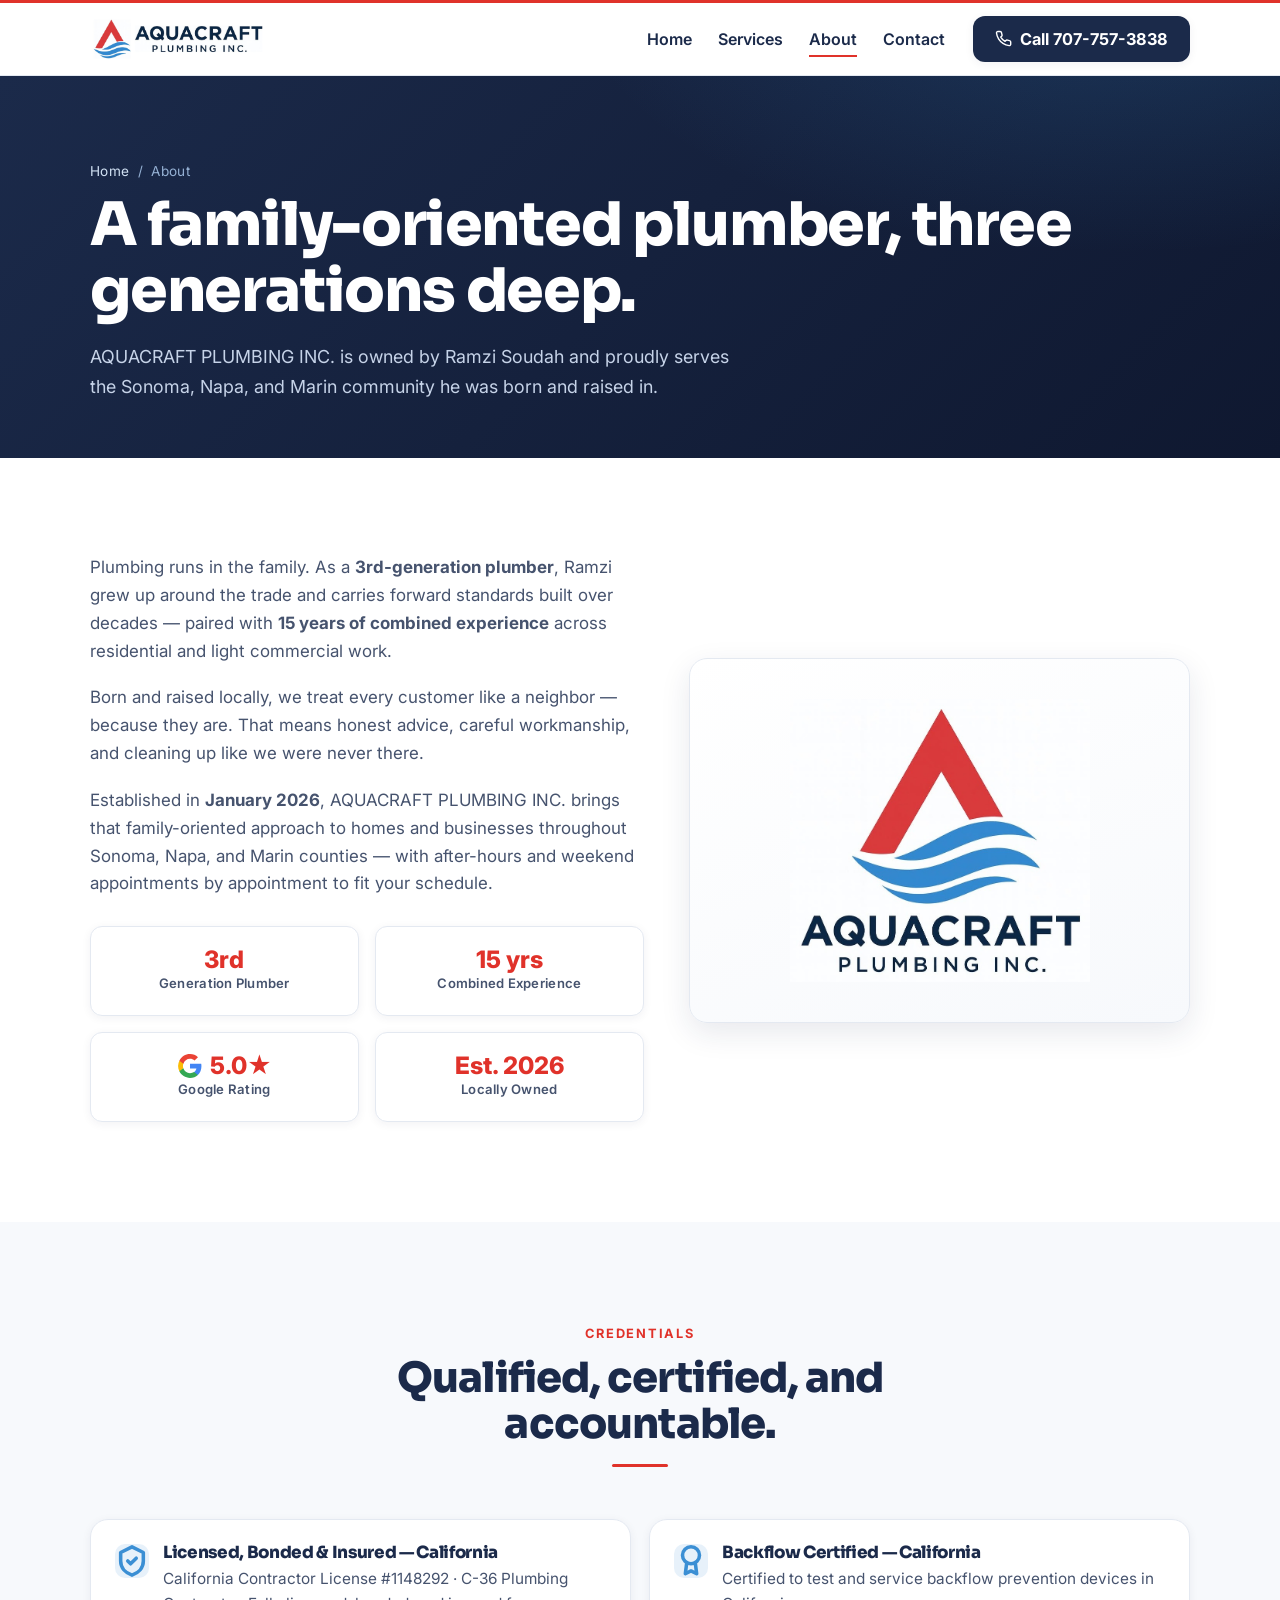
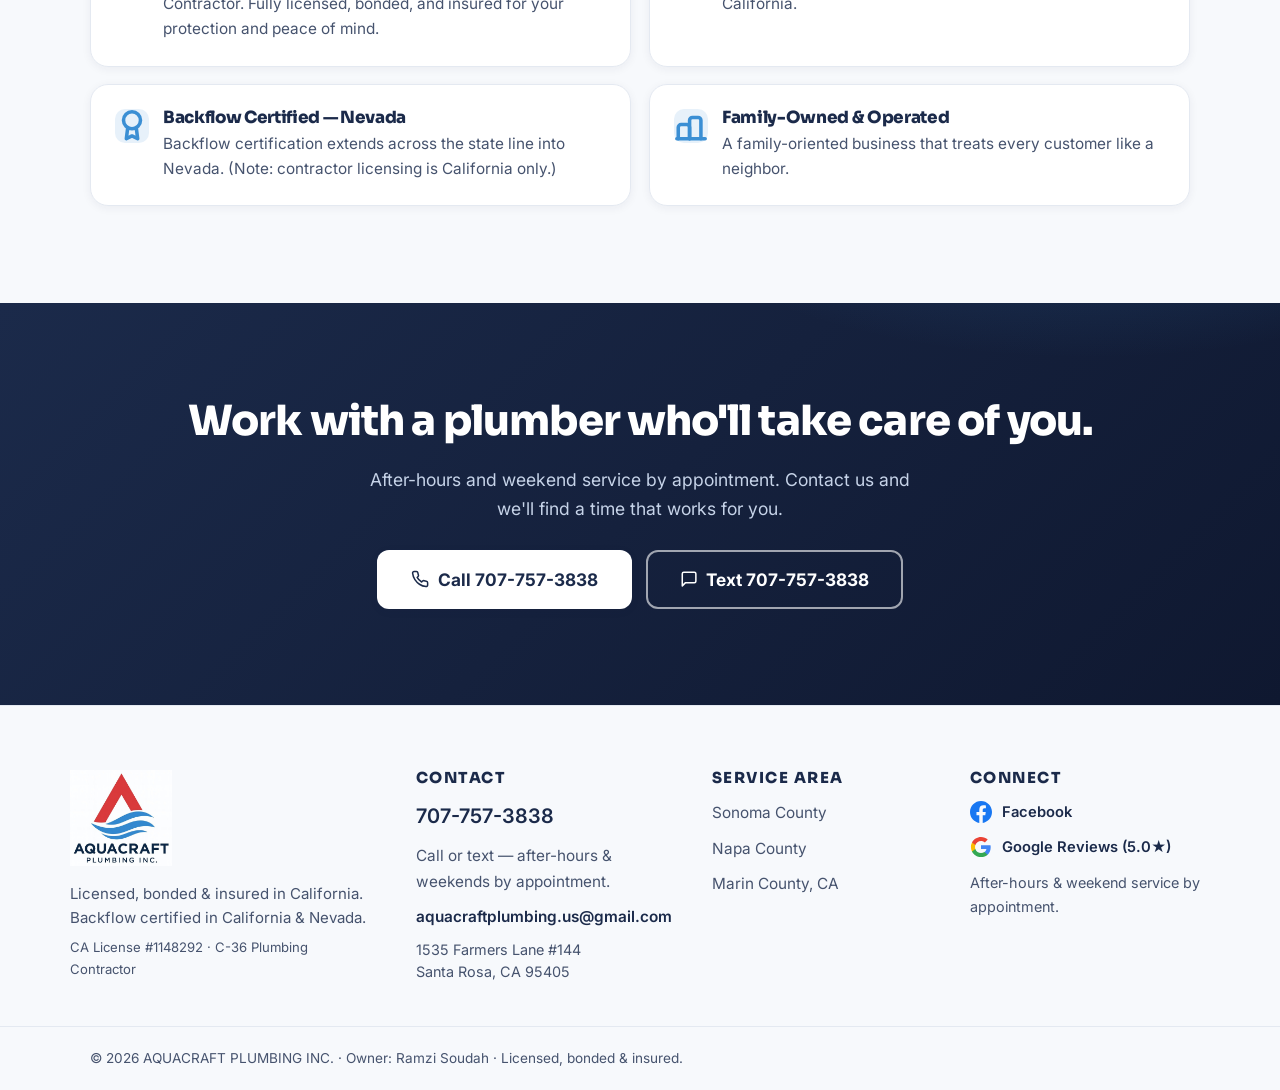
<file: about.html>
<!DOCTYPE html>
<html lang="en">
<head>
  <meta charset="UTF-8" />
  <meta name="viewport" content="width=device-width, initial-scale=1" />
  <title>About | AQUACRAFT PLUMBING INC. — 3rd-Generation Local Plumber</title>
  <meta name="description" content="AQUACRAFT PLUMBING INC. is a family-oriented, 3rd-generation plumbing company owned by Ramzi Soudah. Born and raised local, 15 years combined experience, licensed, bonded & insured in California (License #1148292, C-36), backflow certified in CA & NV." />
  <meta name="theme-color" content="#1B2A4A" />
  <script>document.documentElement.classList.add("reveal-on");</script>

  <!-- SEO: swap EXAMPLE-DOMAIN.com for the real domain once chosen (see README) -->
  <link rel="canonical" href="https://EXAMPLE-DOMAIN.com/about.html" />
  <meta property="og:type" content="website" />
  <meta property="og:title" content="About | AQUACRAFT PLUMBING INC." />
  <meta property="og:description" content="Family-oriented, 3rd-generation plumber serving Sonoma, Napa, and Marin. Licensed, bonded & insured in California. Backflow certified in CA & NV." />
  <meta property="og:image" content="https://EXAMPLE-DOMAIN.com/AQUA_logo.jpg" />

  <link rel="icon" type="image/jpeg" href="AQUA_logo.jpg" />
  <link rel="preconnect" href="https://fonts.googleapis.com" />
  <link rel="preconnect" href="https://fonts.gstatic.com" crossorigin />
  <link rel="stylesheet" href="https://fonts.googleapis.com/css2?family=Sora:wght@500;600;700;800&family=Inter:wght@400;500;600;700&display=swap" />
  <link rel="stylesheet" href="styles.css" />

  <!-- LocalBusiness structured data — swap EXAMPLE-DOMAIN.com for the real domain (see README) -->
  <script type="application/ld+json">
  {
    "@context": "https://schema.org",
    "@type": "Plumber",
    "name": "AQUACRAFT PLUMBING INC.",
    "image": "https://EXAMPLE-DOMAIN.com/AQUA_logo.jpg",
    "url": "https://EXAMPLE-DOMAIN.com/",
    "telephone": "+1-707-757-3838",
    "founder": "Ramzi Soudah",
    "foundingDate": "2026-01",
    "areaServed": [
      { "@type": "AdministrativeArea", "name": "Sonoma County, California" },
      { "@type": "AdministrativeArea", "name": "Napa County, California" },
      { "@type": "AdministrativeArea", "name": "Marin County, California" }
    ],
    "sameAs": ["https://www.facebook.com/AquacraftPlumbingInc"]
  }
  </script>
</head>
<body>

  <!-- ============ HEADER ============ -->
  <header class="site-header">
    <div class="container header-inner">
      <a class="brand" href="index.html" aria-label="AQUACRAFT PLUMBING INC. — home">
        <img class="brand-logo" src="AQUA_logo_horizontal.jpg" alt="AQUACRAFT PLUMBING INC." width="2142" height="559" />
      </a>
      <button class="nav-toggle" aria-label="Open menu" aria-expanded="false" aria-controls="primary-nav">
        <span></span><span></span><span></span>
      </button>
      <nav class="primary-nav" id="primary-nav" aria-label="Primary">
        <ul>
          <li><a href="index.html">Home</a></li>
          <li><a href="services.html">Services</a></li>
          <li><a href="about.html" aria-current="page">About</a></li>
          <li><a href="contact.html">Contact</a></li>
        </ul>
        <a class="btn btn-primary header-call" href="tel:7077573838">
          <svg viewBox="0 0 24 24" fill="none" stroke="currentColor" stroke-width="2" stroke-linecap="round" stroke-linejoin="round" aria-hidden="true"><path d="M22 16.92v3a2 2 0 0 1-2.18 2 19.79 19.79 0 0 1-8.63-3.07 19.5 19.5 0 0 1-6-6 19.79 19.79 0 0 1-3.07-8.67A2 2 0 0 1 4.11 2h3a2 2 0 0 1 2 1.72c.13.96.36 1.9.7 2.81a2 2 0 0 1-.45 2.11L8.09 9.91a16 16 0 0 0 6 6l1.27-1.27a2 2 0 0 1 2.11-.45c.91.34 1.85.57 2.81.7A2 2 0 0 1 22 16.92z"/></svg>
          Call 707-757-3838
        </a>
      </nav>
    </div>
  </header>

  <main>
    <!-- ============ PAGE HERO ============ -->
    <section class="page-hero">
      <div class="container">
        <p class="breadcrumb"><a href="index.html">Home</a> &nbsp;/&nbsp; About</p>
        <h1>A family-oriented plumber, three generations deep.</h1>
        <p>AQUACRAFT PLUMBING INC. is owned by Ramzi Soudah and proudly serves the Sonoma, Napa, and Marin community he was born and raised in.</p>
      </div>
    </section>

    <!-- ============ STORY ============ -->
    <section class="section">
      <div class="container">
        <div class="story-grid" data-reveal>
        <div>
        <div class="prose">
          <p>Plumbing runs in the family. As a <strong>3rd-generation plumber</strong>, Ramzi grew up around the trade and carries forward standards built over decades — paired with <strong>15 years of combined experience</strong> across residential and light commercial work.</p>
          <p>Born and raised locally, we treat every customer like a neighbor — because they are. That means honest advice, careful workmanship, and cleaning up like we were never there.</p>
          <p>Established in <strong>January 2026</strong>, AQUACRAFT PLUMBING INC. brings that family-oriented approach to homes and businesses throughout Sonoma, Napa, and Marin counties — with after-hours and weekend appointments by appointment to fit your schedule.</p>
        </div>

        <div class="stat-row">
          <div class="stat" data-reveal><div class="n">3rd</div><div class="l">Generation Plumber</div></div>
          <div class="stat" data-reveal><div class="n">15 yrs</div><div class="l">Combined Experience</div></div>
          <div class="stat" data-reveal>
            <div class="n" style="display:flex;align-items:center;justify-content:center;gap:7px;">
              <svg viewBox="0 0 48 48" style="width:26px;height:26px;flex-shrink:0;" aria-hidden="true"><path fill="#4285F4" d="M45.12 24.5c0-1.56-.14-3.06-.4-4.5H24v8.51h11.84c-.51 2.75-2.06 5.08-4.39 6.64v5.52h7.11c4.16-3.83 6.56-9.47 6.56-16.17z"/><path fill="#34A853" d="M24 46c5.94 0 10.92-1.97 14.56-5.33l-7.11-5.52c-1.97 1.32-4.49 2.1-7.45 2.1-5.73 0-10.58-3.87-12.31-9.07H4.34v5.7C7.96 41.07 15.4 46 24 46z"/><path fill="#FBBC05" d="M11.69 28.18C11.25 26.86 11 25.45 11 24s.25-2.86.69-4.18v-5.7H4.34A21.98 21.98 0 0 0 2 24c0 3.55.85 6.91 2.34 9.88l7.35-5.7z"/><path fill="#EA4335" d="M24 10.75c3.23 0 6.13 1.11 8.41 3.29l6.31-6.31C34.91 4.18 29.93 2 24 2 15.4 2 7.96 6.93 4.34 14.12l7.35 5.7c1.73-5.2 6.58-9.07 12.31-9.07z"/></svg>
              5.0★
            </div>
            <div class="l">Google Rating</div>
          </div>
          <div class="stat" data-reveal><div class="n">Est. 2026</div><div class="l">Locally Owned</div></div>
        </div>
        </div><!-- /story text -->
        <div class="story-img story-logo">
          <img class="story-logo-img" src="AQUA_logo_stacked.jpg" alt="AQUACRAFT PLUMBING INC. logo" width="775" height="732" />
        </div>
        </div><!-- /story-grid -->
      </div>
    </section>

    <!-- ============ CREDENTIALS ============ -->
    <section class="section section--tint">
      <div class="container">
        <div class="section-head" data-reveal>
          <span class="eyebrow">Credentials</span>
          <h2>Qualified, certified, and accountable.</h2>
        </div>
        <div class="cred-grid">
          <div class="cred" data-reveal>
            <span class="tick" aria-hidden="true"><svg viewBox="0 0 24 24" fill="none" stroke="currentColor" stroke-width="2.5" stroke-linecap="round" stroke-linejoin="round"><path d="M12 2l8 4v6c0 5-3.5 8.5-8 10-4.5-1.5-8-5-8-10V6z"/><path d="M9 12l2 2 4-4"/></svg></span>
            <div><h3>Licensed, Bonded &amp; Insured — California</h3><p>California Contractor License #1148292 · C-36 Plumbing Contractor. Fully licensed, bonded, and insured for your protection and peace of mind.</p></div>
          </div>
          <div class="cred" data-reveal>
            <span class="tick" aria-hidden="true"><svg viewBox="0 0 24 24" fill="none" stroke="currentColor" stroke-width="2.5" stroke-linecap="round" stroke-linejoin="round"><circle cx="12" cy="8" r="6"/><path d="M9 13l-1 8 4-2 4 2-1-8"/></svg></span>
            <div><h3>Backflow Certified — California</h3><p>Certified to test and service backflow prevention devices in California.</p></div>
          </div>
          <div class="cred" data-reveal>
            <span class="tick" aria-hidden="true"><svg viewBox="0 0 24 24" fill="none" stroke="currentColor" stroke-width="2.5" stroke-linecap="round" stroke-linejoin="round"><circle cx="12" cy="8" r="6"/><path d="M9 13l-1 8 4-2 4 2-1-8"/></svg></span>
            <div><h3>Backflow Certified — Nevada</h3><p>Backflow certification extends across the state line into Nevada. (Note: contractor licensing is California only.)</p></div>
          </div>
          <div class="cred" data-reveal>
            <span class="tick" aria-hidden="true"><svg viewBox="0 0 24 24" fill="none" stroke="currentColor" stroke-width="2.5" stroke-linecap="round" stroke-linejoin="round"><path d="M3 21v-8a2 2 0 0 1 2-2h4a2 2 0 0 1 2 2v8"/><path d="M11 21v-13a2 2 0 0 1 2-2h4a2 2 0 0 1 2 2v13"/><path d="M2 21h20"/></svg></span>
            <div><h3>Family-Owned &amp; Operated</h3><p>A family-oriented business that treats every customer like a neighbor.</p></div>
          </div>
        </div>
      </div>
    </section>

    <!-- ============ CTA BAND ============ -->
    <section class="section cta-band">
      <div class="container">
        <h2>Work with a plumber who'll take care of you.</h2>
        <p>After-hours and weekend service by appointment. Contact us and we'll find a time that works for you.</p>
        <div class="cta-actions">
          <a class="btn btn-primary btn-lg" href="tel:7077573838">
            <svg viewBox="0 0 24 24" fill="none" stroke="currentColor" stroke-width="2" stroke-linecap="round" stroke-linejoin="round" aria-hidden="true"><path d="M22 16.92v3a2 2 0 0 1-2.18 2 19.79 19.79 0 0 1-8.63-3.07 19.5 19.5 0 0 1-6-6 19.79 19.79 0 0 1-3.07-8.67A2 2 0 0 1 4.11 2h3a2 2 0 0 1 2 1.72c.13.96.36 1.9.7 2.81a2 2 0 0 1-.45 2.11L8.09 9.91a16 16 0 0 0 6 6l1.27-1.27a2 2 0 0 1 2.11-.45c.91.34 1.85.57 2.81.7A2 2 0 0 1 22 16.92z"/></svg>
            Call 707-757-3838
          </a>
          <a class="btn btn-ghost btn-lg" href="sms:7077573838">
            <svg viewBox="0 0 24 24" fill="none" stroke="currentColor" stroke-width="2" stroke-linecap="round" stroke-linejoin="round" aria-hidden="true"><path d="M21 15a2 2 0 0 1-2 2H7l-4 4V5a2 2 0 0 1 2-2h14a2 2 0 0 1 2 2z"/></svg>
            Text 707-757-3838
          </a>
        </div>
      </div>
    </section>
  </main>

  <!-- ============ FOOTER ============ -->
  <footer class="site-footer">
    <div class="container footer-inner">
      <div class="footer-brand">
        <img class="footer-logo" src="AQUA_logo_stacked.jpg" alt="AQUACRAFT PLUMBING INC." width="775" height="732" />
        <p>Licensed, bonded &amp; insured in California. Backflow certified in California &amp; Nevada.</p>
        <p class="footer-license">CA License #1148292 &middot; C-36 Plumbing Contractor</p>
      </div>
      <div class="footer-col">
        <h3>Contact</h3>
        <p><a class="footer-phone" href="tel:7077573838">707-757-3838</a></p>
        <p>Call or text — after-hours &amp; weekends by appointment.</p>
        <p><a href="mailto:aquacraftplumbing.us@gmail.com">aquacraftplumbing.us@gmail.com</a></p>
        <address class="footer-address">1535 Farmers Lane #144<br>Santa Rosa, CA 95405</address>
      </div>
      <div class="footer-col">
        <h3>Service Area</h3>
        <p>Sonoma County</p>
        <p>Napa County</p>
        <p>Marin County, CA</p>
      </div>
      <div class="footer-col">
        <h3>Connect</h3>
        <div class="footer-social">
          <a class="social-link" href="https://www.facebook.com/AquacraftPlumbingInc" target="_blank" rel="noopener" aria-label="Find us on Facebook">
            <svg class="social-icon" viewBox="0 0 24 24" fill="#1877F2" aria-hidden="true"><path d="M24 12.073c0-6.627-5.373-12-12-12s-12 5.373-12 12c0 5.99 4.388 10.954 10.125 11.854v-8.385H7.078v-3.47h3.047V9.43c0-3.007 1.792-4.669 4.533-4.669 1.312 0 2.686.235 2.686.235v2.953H15.83c-1.491 0-1.956.925-1.956 1.874v2.25h3.328l-.532 3.47h-2.796v8.385C19.612 23.027 24 18.062 24 12.073z"/></svg>
            Facebook
          </a>
          <a class="social-link" href="https://www.google.com/search?q=Aquacraft+Plumbing+Inc+reviews#lrd=0xaf03ddba1135db51:0x2662c081e992670a,1,,,," target="_blank" rel="noopener" aria-label="Read our 5.0-star reviews on Google">
            <svg class="social-icon" viewBox="0 0 48 48" aria-hidden="true"><path fill="#4285F4" d="M45.12 24.5c0-1.56-.14-3.06-.4-4.5H24v8.51h11.84c-.51 2.75-2.06 5.08-4.39 6.64v5.52h7.11c4.16-3.83 6.56-9.47 6.56-16.17z"/><path fill="#34A853" d="M24 46c5.94 0 10.92-1.97 14.56-5.33l-7.11-5.52c-1.97 1.32-4.49 2.1-7.45 2.1-5.73 0-10.58-3.87-12.31-9.07H4.34v5.7C7.96 41.07 15.4 46 24 46z"/><path fill="#FBBC05" d="M11.69 28.18C11.25 26.86 11 25.45 11 24s.25-2.86.69-4.18v-5.7H4.34A21.98 21.98 0 0 0 2 24c0 3.55.85 6.91 2.34 9.88l7.35-5.7z"/><path fill="#EA4335" d="M24 10.75c3.23 0 6.13 1.11 8.41 3.29l6.31-6.31C34.91 4.18 29.93 2 24 2 15.4 2 7.96 6.93 4.34 14.12l7.35 5.7c1.73-5.2 6.58-9.07 12.31-9.07z"/></svg>
            Google Reviews (5.0★)
          </a>
        </div>
        <p style="margin-top:12px;font-size:.9rem;">After-hours &amp; weekend service by appointment.</p>
      </div>
    </div>
    <div class="footer-bottom">
      <div class="container">
        <p>&copy; <span data-year>2026</span> AQUACRAFT PLUMBING INC. &middot; Owner: Ramzi Soudah &middot; Licensed, bonded &amp; insured.</p>
      </div>
    </div>
  </footer>

  <!-- ============ STICKY MOBILE CALL / TEXT BAR ============ -->
  <div class="mobile-bar" aria-label="Quick contact">
    <a class="btn btn-primary" href="tel:7077573838">
      <svg viewBox="0 0 24 24" fill="none" stroke="currentColor" stroke-width="2" stroke-linecap="round" stroke-linejoin="round" aria-hidden="true"><path d="M22 16.92v3a2 2 0 0 1-2.18 2 19.79 19.79 0 0 1-8.63-3.07 19.5 19.5 0 0 1-6-6 19.79 19.79 0 0 1-3.07-8.67A2 2 0 0 1 4.11 2h3a2 2 0 0 1 2 1.72c.13.96.36 1.9.7 2.81a2 2 0 0 1-.45 2.11L8.09 9.91a16 16 0 0 0 6 6l1.27-1.27a2 2 0 0 1 2.11-.45c.91.34 1.85.57 2.81.7A2 2 0 0 1 22 16.92z"/></svg>
      Call Now
    </a>
    <a class="btn btn-text" href="sms:7077573838">
      <svg viewBox="0 0 24 24" fill="none" stroke="currentColor" stroke-width="2" stroke-linecap="round" stroke-linejoin="round" aria-hidden="true"><path d="M21 15a2 2 0 0 1-2 2H7l-4 4V5a2 2 0 0 1 2-2h14a2 2 0 0 1 2 2z"/></svg>
      Text Us
    </a>
  </div>

  <script src="main.js"></script>
</body>
</html>
</file>
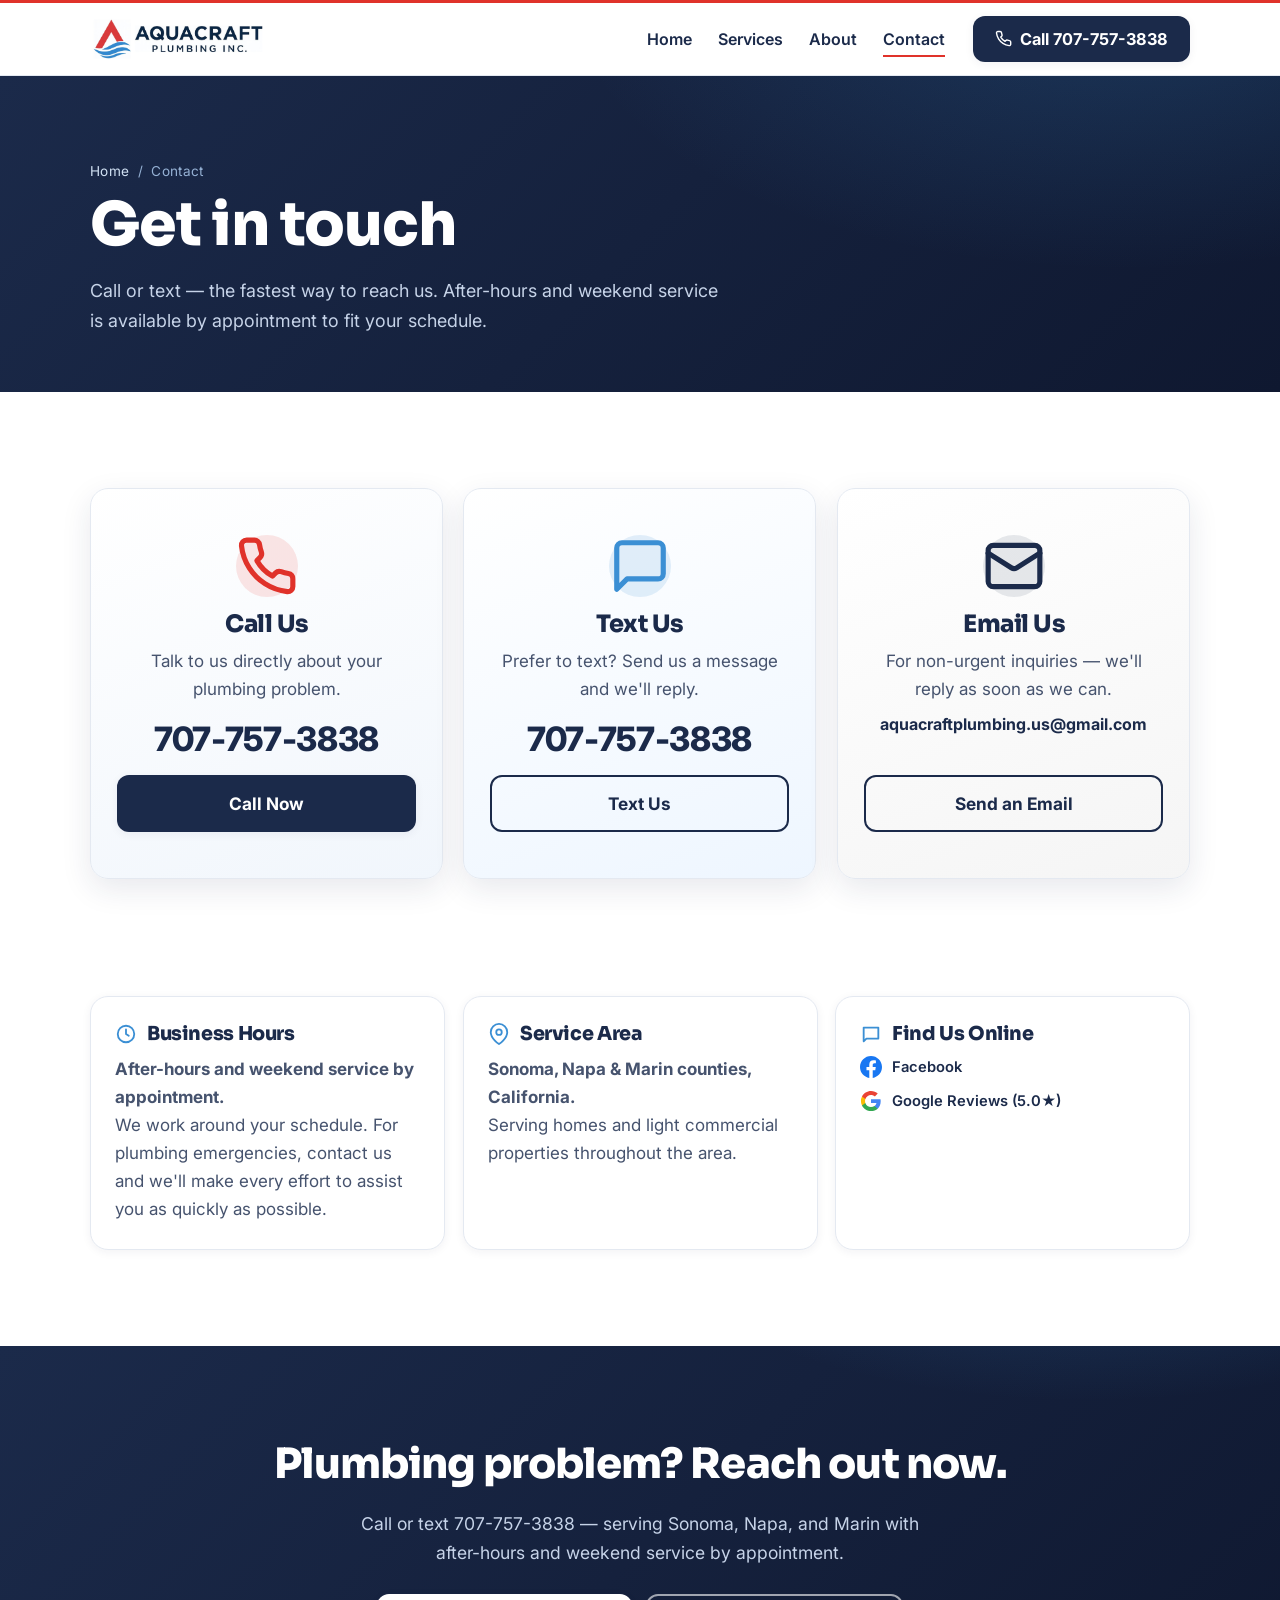
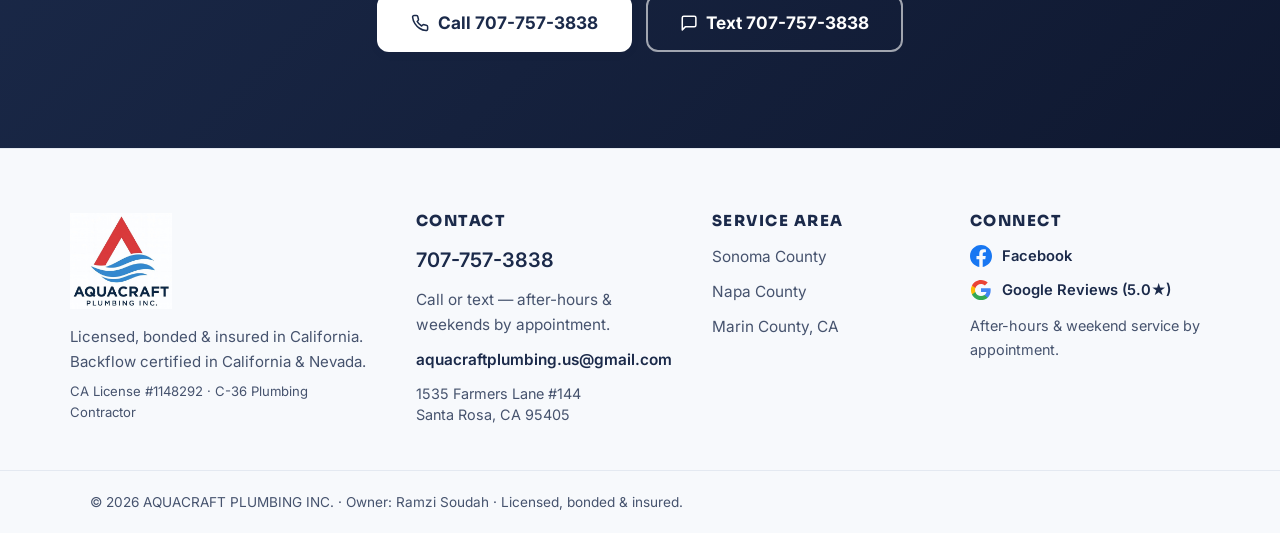
<file: contact.html>
<!DOCTYPE html>
<html lang="en">
<head>
  <meta charset="UTF-8" />
  <meta name="viewport" content="width=device-width, initial-scale=1" />
  <title>Contact | AQUACRAFT PLUMBING INC. — Call or Text 707-757-3838</title>
  <meta name="description" content="Contact AQUACRAFT PLUMBING INC. — call or text 707-757-3838. After-hours and weekend service by appointment. Serving Sonoma, Napa, and Marin counties, California. CA License #1148292." />
  <meta name="theme-color" content="#1B2A4A" />
  <script>document.documentElement.classList.add("reveal-on");</script>

  <!-- SEO: swap EXAMPLE-DOMAIN.com for the real domain once chosen (see README) -->
  <link rel="canonical" href="https://EXAMPLE-DOMAIN.com/contact.html" />
  <meta property="og:type" content="website" />
  <meta property="og:title" content="Contact | AQUACRAFT PLUMBING INC." />
  <meta property="og:description" content="Call or text 707-757-3838. After-hours and weekend service by appointment. Serving Sonoma, Napa, and Marin counties, California." />
  <meta property="og:image" content="https://EXAMPLE-DOMAIN.com/AQUA_logo.jpg" />

  <link rel="icon" type="image/jpeg" href="AQUA_logo.jpg" />
  <link rel="preconnect" href="https://fonts.googleapis.com" />
  <link rel="preconnect" href="https://fonts.gstatic.com" crossorigin />
  <link rel="stylesheet" href="https://fonts.googleapis.com/css2?family=Sora:wght@500;600;700;800&family=Inter:wght@400;500;600;700&display=swap" />
  <link rel="stylesheet" href="styles.css" />

  <!-- LocalBusiness structured data — swap EXAMPLE-DOMAIN.com for the real domain (see README) -->
  <script type="application/ld+json">
  {
    "@context": "https://schema.org",
    "@type": "Plumber",
    "name": "AQUACRAFT PLUMBING INC.",
    "image": "https://EXAMPLE-DOMAIN.com/AQUA_logo.jpg",
    "url": "https://EXAMPLE-DOMAIN.com/",
    "telephone": "+1-707-757-3838",
    "founder": "Ramzi Soudah",
    "areaServed": [
      { "@type": "AdministrativeArea", "name": "Sonoma County, California" },
      { "@type": "AdministrativeArea", "name": "Napa County, California" },
      { "@type": "AdministrativeArea", "name": "Marin County, California" }
    ],
    "aggregateRating": {
      "@type": "AggregateRating",
      "ratingValue": "5.0",
      "reviewCount": "9"
    },
    "sameAs": ["https://www.facebook.com/AquacraftPlumbingInc"]
  }
  </script>
</head>
<body>

  <!-- ============ HEADER ============ -->
  <header class="site-header">
    <div class="container header-inner">
      <a class="brand" href="index.html" aria-label="AQUACRAFT PLUMBING INC. — home">
        <img class="brand-logo" src="AQUA_logo_horizontal.jpg" alt="AQUACRAFT PLUMBING INC." width="2142" height="559" />
      </a>
      <button class="nav-toggle" aria-label="Open menu" aria-expanded="false" aria-controls="primary-nav">
        <span></span><span></span><span></span>
      </button>
      <nav class="primary-nav" id="primary-nav" aria-label="Primary">
        <ul>
          <li><a href="index.html">Home</a></li>
          <li><a href="services.html">Services</a></li>
          <li><a href="about.html">About</a></li>
          <li><a href="contact.html" aria-current="page">Contact</a></li>
        </ul>
        <a class="btn btn-primary header-call" href="tel:7077573838">
          <svg viewBox="0 0 24 24" fill="none" stroke="currentColor" stroke-width="2" stroke-linecap="round" stroke-linejoin="round" aria-hidden="true"><path d="M22 16.92v3a2 2 0 0 1-2.18 2 19.79 19.79 0 0 1-8.63-3.07 19.5 19.5 0 0 1-6-6 19.79 19.79 0 0 1-3.07-8.67A2 2 0 0 1 4.11 2h3a2 2 0 0 1 2 1.72c.13.96.36 1.9.7 2.81a2 2 0 0 1-.45 2.11L8.09 9.91a16 16 0 0 0 6 6l1.27-1.27a2 2 0 0 1 2.11-.45c.91.34 1.85.57 2.81.7A2 2 0 0 1 22 16.92z"/></svg>
          Call 707-757-3838
        </a>
      </nav>
    </div>
  </header>

  <main>
    <!-- ============ PAGE HERO ============ -->
    <section class="page-hero">
      <div class="container">
        <p class="breadcrumb"><a href="index.html">Home</a> &nbsp;/&nbsp; Contact</p>
        <h1>Get in touch</h1>
        <p>Call or text — the fastest way to reach us. After-hours and weekend service is available by appointment to fit your schedule.</p>
      </div>
    </section>

    <!-- ============ CALL / TEXT BLOCKS ============ -->
    <section class="section" style="padding-bottom:0;">
      <div class="container">
        <div class="contact-grid">
          <div class="contact-card call" data-reveal>
            <span class="ci call-i" aria-hidden="true"><svg viewBox="0 0 24 24" fill="none" stroke="currentColor" stroke-width="2" stroke-linecap="round" stroke-linejoin="round"><path d="M22 16.92v3a2 2 0 0 1-2.18 2 19.79 19.79 0 0 1-8.63-3.07 19.5 19.5 0 0 1-6-6 19.79 19.79 0 0 1-3.07-8.67A2 2 0 0 1 4.11 2h3a2 2 0 0 1 2 1.72c.13.96.36 1.9.7 2.81a2 2 0 0 1-.45 2.11L8.09 9.91a16 16 0 0 0 6 6l1.27-1.27a2 2 0 0 1 2.11-.45c.91.34 1.85.57 2.81.7A2 2 0 0 1 22 16.92z"/></svg></span>
            <h2>Call Us</h2>
            <p>Talk to us directly about your plumbing problem.</p>
            <a class="num" href="tel:7077573838">707-757-3838</a>
            <a class="btn btn-primary btn-lg btn-block" href="tel:7077573838">Call Now</a>
          </div>
          <div class="contact-card text" data-reveal>
            <span class="ci text-i" aria-hidden="true"><svg viewBox="0 0 24 24" fill="none" stroke="currentColor" stroke-width="2" stroke-linecap="round" stroke-linejoin="round"><path d="M21 15a2 2 0 0 1-2 2H7l-4 4V5a2 2 0 0 1 2-2h14a2 2 0 0 1 2 2z"/></svg></span>
            <h2>Text Us</h2>
            <p>Prefer to text? Send us a message and we'll reply.</p>
            <a class="num" href="sms:7077573838">707-757-3838</a>
            <a class="btn btn-ghost btn-lg btn-block" href="sms:7077573838">Text Us</a>
          </div>
          <div class="contact-card email" data-reveal>
            <span class="ci email-i" aria-hidden="true"><svg viewBox="0 0 24 24" fill="none" stroke="currentColor" stroke-width="2" stroke-linecap="round" stroke-linejoin="round"><rect x="2" y="4" width="20" height="16" rx="2"/><path d="m22 7-8.97 5.7a1.94 1.94 0 0 1-2.06 0L2 7"/></svg></span>
            <h2>Email Us</h2>
            <p>For non-urgent inquiries — we'll reply as soon as we can.</p>
            <a class="email-addr" href="mailto:aquacraftplumbing.us@gmail.com">aquacraftplumbing.us@gmail.com</a>
            <a class="btn btn-ghost btn-lg btn-block" href="mailto:aquacraftplumbing.us@gmail.com">Send an Email</a>
          </div>
        </div>
      </div>
    </section>

    <!-- ============ HOURS / AREA / SOCIAL ============ -->
    <section class="section">
      <div class="container">
        <div class="info-grid">
          <div class="info-card" data-reveal>
            <h3><svg viewBox="0 0 24 24" fill="none" stroke="currentColor" stroke-width="2" stroke-linecap="round" stroke-linejoin="round" aria-hidden="true"><circle cx="12" cy="12" r="9"/><path d="M12 7v5l3 2"/></svg> Business Hours</h3>
            <p><strong>After-hours and weekend service by appointment.</strong></p>
            <p>We work around your schedule. For plumbing emergencies, contact us and we'll make every effort to assist you as quickly as possible.</p>
          </div>
          <div class="info-card" data-reveal>
            <h3><svg viewBox="0 0 24 24" fill="none" stroke="currentColor" stroke-width="2" stroke-linecap="round" stroke-linejoin="round" aria-hidden="true"><path d="M21 10c0 7-9 13-9 13s-9-6-9-13a9 9 0 0 1 18 0z"/><circle cx="12" cy="10" r="3"/></svg> Service Area</h3>
            <p><strong>Sonoma, Napa &amp; Marin counties, California.</strong></p>
            <p>Serving homes and light commercial properties throughout the area.</p>
          </div>
          <div class="info-card" data-reveal>
            <h3><svg viewBox="0 0 24 24" fill="none" stroke="currentColor" stroke-width="2" stroke-linecap="round" stroke-linejoin="round" aria-hidden="true"><path d="M4 5h16v12H7l-3 3z"/></svg> Find Us Online</h3>
            <div class="footer-social" style="flex-direction:column;gap:10px;">
              <a class="social-link" href="https://www.facebook.com/AquacraftPlumbingInc" target="_blank" rel="noopener" aria-label="Find us on Facebook">
                <svg class="social-icon" viewBox="0 0 24 24" fill="#1877F2" aria-hidden="true"><path d="M24 12.073c0-6.627-5.373-12-12-12s-12 5.373-12 12c0 5.99 4.388 10.954 10.125 11.854v-8.385H7.078v-3.47h3.047V9.43c0-3.007 1.792-4.669 4.533-4.669 1.312 0 2.686.235 2.686.235v2.953H15.83c-1.491 0-1.956.925-1.956 1.874v2.25h3.328l-.532 3.47h-2.796v8.385C19.612 23.027 24 18.062 24 12.073z"/></svg>
                Facebook
              </a>
              <a class="social-link" href="https://www.google.com/search?q=Aquacraft+Plumbing+Inc+reviews#lrd=0xaf03ddba1135db51:0x2662c081e992670a,1,,,," target="_blank" rel="noopener" aria-label="Read our 5.0-star reviews on Google">
                <svg class="social-icon" viewBox="0 0 48 48" aria-hidden="true"><path fill="#4285F4" d="M45.12 24.5c0-1.56-.14-3.06-.4-4.5H24v8.51h11.84c-.51 2.75-2.06 5.08-4.39 6.64v5.52h7.11c4.16-3.83 6.56-9.47 6.56-16.17z"/><path fill="#34A853" d="M24 46c5.94 0 10.92-1.97 14.56-5.33l-7.11-5.52c-1.97 1.32-4.49 2.1-7.45 2.1-5.73 0-10.58-3.87-12.31-9.07H4.34v5.7C7.96 41.07 15.4 46 24 46z"/><path fill="#FBBC05" d="M11.69 28.18C11.25 26.86 11 25.45 11 24s.25-2.86.69-4.18v-5.7H4.34A21.98 21.98 0 0 0 2 24c0 3.55.85 6.91 2.34 9.88l7.35-5.7z"/><path fill="#EA4335" d="M24 10.75c3.23 0 6.13 1.11 8.41 3.29l6.31-6.31C34.91 4.18 29.93 2 24 2 15.4 2 7.96 6.93 4.34 14.12l7.35 5.7c1.73-5.2 6.58-9.07 12.31-9.07z"/></svg>
                Google Reviews (5.0★)
              </a>
            </div>
          </div>
        </div>
      </div>
    </section>

    <!-- ============ CTA BAND ============ -->
    <section class="section cta-band">
      <div class="container">
        <h2>Plumbing problem? Reach out now.</h2>
        <p>Call or text 707-757-3838 — serving Sonoma, Napa, and Marin with after-hours and weekend service by appointment.</p>
        <div class="cta-actions">
          <a class="btn btn-primary btn-lg" href="tel:7077573838">
            <svg viewBox="0 0 24 24" fill="none" stroke="currentColor" stroke-width="2" stroke-linecap="round" stroke-linejoin="round" aria-hidden="true"><path d="M22 16.92v3a2 2 0 0 1-2.18 2 19.79 19.79 0 0 1-8.63-3.07 19.5 19.5 0 0 1-6-6 19.79 19.79 0 0 1-3.07-8.67A2 2 0 0 1 4.11 2h3a2 2 0 0 1 2 1.72c.13.96.36 1.9.7 2.81a2 2 0 0 1-.45 2.11L8.09 9.91a16 16 0 0 0 6 6l1.27-1.27a2 2 0 0 1 2.11-.45c.91.34 1.85.57 2.81.7A2 2 0 0 1 22 16.92z"/></svg>
            Call 707-757-3838
          </a>
          <a class="btn btn-ghost btn-lg" href="sms:7077573838">
            <svg viewBox="0 0 24 24" fill="none" stroke="currentColor" stroke-width="2" stroke-linecap="round" stroke-linejoin="round" aria-hidden="true"><path d="M21 15a2 2 0 0 1-2 2H7l-4 4V5a2 2 0 0 1 2-2h14a2 2 0 0 1 2 2z"/></svg>
            Text 707-757-3838
          </a>
        </div>
      </div>
    </section>
  </main>

  <!-- ============ FOOTER ============ -->
  <footer class="site-footer">
    <div class="container footer-inner">
      <div class="footer-brand">
        <img class="footer-logo" src="AQUA_logo_stacked.jpg" alt="AQUACRAFT PLUMBING INC." width="775" height="732" />
        <p>Licensed, bonded &amp; insured in California. Backflow certified in California &amp; Nevada.</p>
        <p class="footer-license">CA License #1148292 &middot; C-36 Plumbing Contractor</p>
      </div>
      <div class="footer-col">
        <h3>Contact</h3>
        <p><a class="footer-phone" href="tel:7077573838">707-757-3838</a></p>
        <p>Call or text — after-hours &amp; weekends by appointment.</p>
        <p><a href="mailto:aquacraftplumbing.us@gmail.com">aquacraftplumbing.us@gmail.com</a></p>
        <address class="footer-address">1535 Farmers Lane #144<br>Santa Rosa, CA 95405</address>
      </div>
      <div class="footer-col">
        <h3>Service Area</h3>
        <p>Sonoma County</p>
        <p>Napa County</p>
        <p>Marin County, CA</p>
      </div>
      <div class="footer-col">
        <h3>Connect</h3>
        <div class="footer-social">
          <a class="social-link" href="https://www.facebook.com/AquacraftPlumbingInc" target="_blank" rel="noopener" aria-label="Find us on Facebook">
            <svg class="social-icon" viewBox="0 0 24 24" fill="#1877F2" aria-hidden="true"><path d="M24 12.073c0-6.627-5.373-12-12-12s-12 5.373-12 12c0 5.99 4.388 10.954 10.125 11.854v-8.385H7.078v-3.47h3.047V9.43c0-3.007 1.792-4.669 4.533-4.669 1.312 0 2.686.235 2.686.235v2.953H15.83c-1.491 0-1.956.925-1.956 1.874v2.25h3.328l-.532 3.47h-2.796v8.385C19.612 23.027 24 18.062 24 12.073z"/></svg>
            Facebook
          </a>
          <a class="social-link" href="https://www.google.com/search?q=Aquacraft+Plumbing+Inc+reviews#lrd=0xaf03ddba1135db51:0x2662c081e992670a,1,,,," target="_blank" rel="noopener" aria-label="Read our 5.0-star reviews on Google">
            <svg class="social-icon" viewBox="0 0 48 48" aria-hidden="true"><path fill="#4285F4" d="M45.12 24.5c0-1.56-.14-3.06-.4-4.5H24v8.51h11.84c-.51 2.75-2.06 5.08-4.39 6.64v5.52h7.11c4.16-3.83 6.56-9.47 6.56-16.17z"/><path fill="#34A853" d="M24 46c5.94 0 10.92-1.97 14.56-5.33l-7.11-5.52c-1.97 1.32-4.49 2.1-7.45 2.1-5.73 0-10.58-3.87-12.31-9.07H4.34v5.7C7.96 41.07 15.4 46 24 46z"/><path fill="#FBBC05" d="M11.69 28.18C11.25 26.86 11 25.45 11 24s.25-2.86.69-4.18v-5.7H4.34A21.98 21.98 0 0 0 2 24c0 3.55.85 6.91 2.34 9.88l7.35-5.7z"/><path fill="#EA4335" d="M24 10.75c3.23 0 6.13 1.11 8.41 3.29l6.31-6.31C34.91 4.18 29.93 2 24 2 15.4 2 7.96 6.93 4.34 14.12l7.35 5.7c1.73-5.2 6.58-9.07 12.31-9.07z"/></svg>
            Google Reviews (5.0★)
          </a>
        </div>
        <p style="margin-top:12px;font-size:.9rem;">After-hours &amp; weekend service by appointment.</p>
      </div>
    </div>
    <div class="footer-bottom">
      <div class="container">
        <p>&copy; <span data-year>2026</span> AQUACRAFT PLUMBING INC. &middot; Owner: Ramzi Soudah &middot; Licensed, bonded &amp; insured.</p>
      </div>
    </div>
  </footer>

  <!-- ============ STICKY MOBILE CALL / TEXT BAR ============ -->
  <div class="mobile-bar" aria-label="Quick contact">
    <a class="btn btn-primary" href="tel:7077573838">
      <svg viewBox="0 0 24 24" fill="none" stroke="currentColor" stroke-width="2" stroke-linecap="round" stroke-linejoin="round" aria-hidden="true"><path d="M22 16.92v3a2 2 0 0 1-2.18 2 19.79 19.79 0 0 1-8.63-3.07 19.5 19.5 0 0 1-6-6 19.79 19.79 0 0 1-3.07-8.67A2 2 0 0 1 4.11 2h3a2 2 0 0 1 2 1.72c.13.96.36 1.9.7 2.81a2 2 0 0 1-.45 2.11L8.09 9.91a16 16 0 0 0 6 6l1.27-1.27a2 2 0 0 1 2.11-.45c.91.34 1.85.57 2.81.7A2 2 0 0 1 22 16.92z"/></svg>
      Call Now
    </a>
    <a class="btn btn-text" href="sms:7077573838">
      <svg viewBox="0 0 24 24" fill="none" stroke="currentColor" stroke-width="2" stroke-linecap="round" stroke-linejoin="round" aria-hidden="true"><path d="M21 15a2 2 0 0 1-2 2H7l-4 4V5a2 2 0 0 1 2-2h14a2 2 0 0 1 2 2z"/></svg>
      Text Us
    </a>
  </div>

  <script src="main.js"></script>
</body>
</html>
</file>
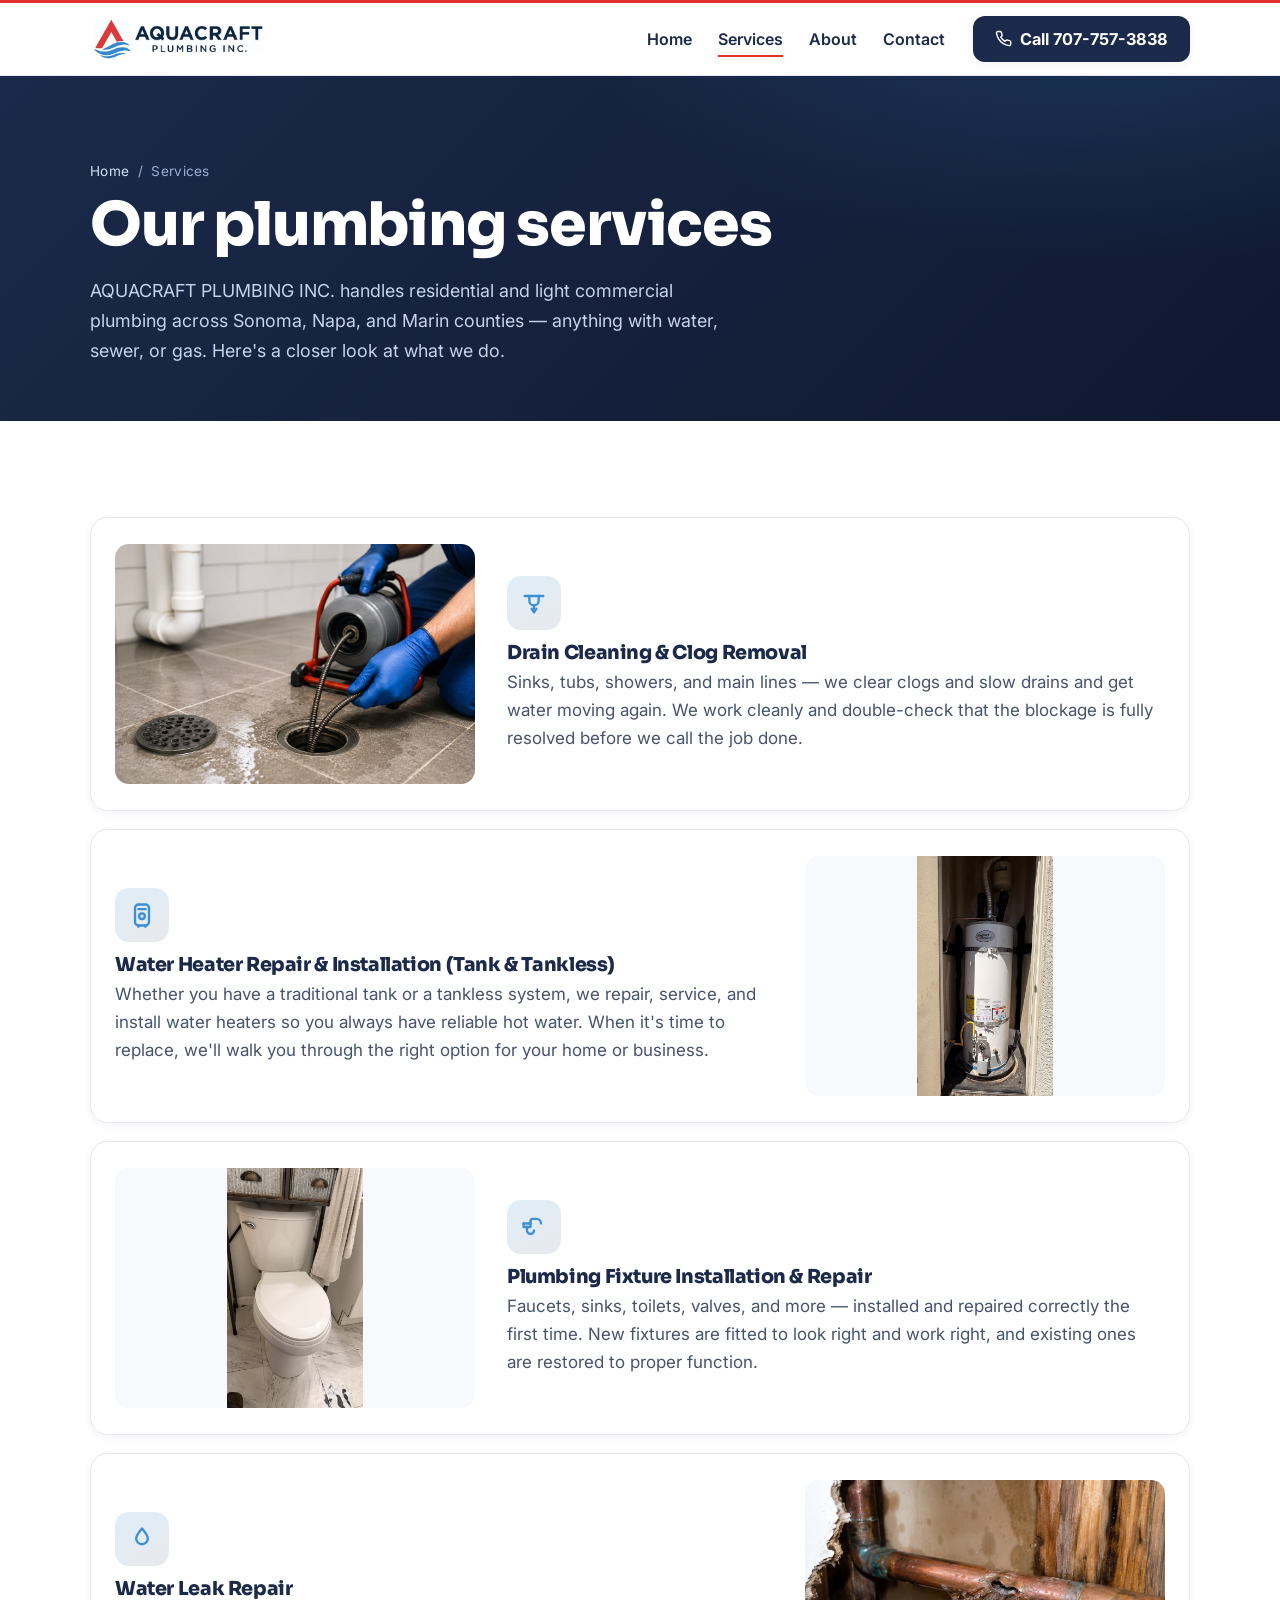
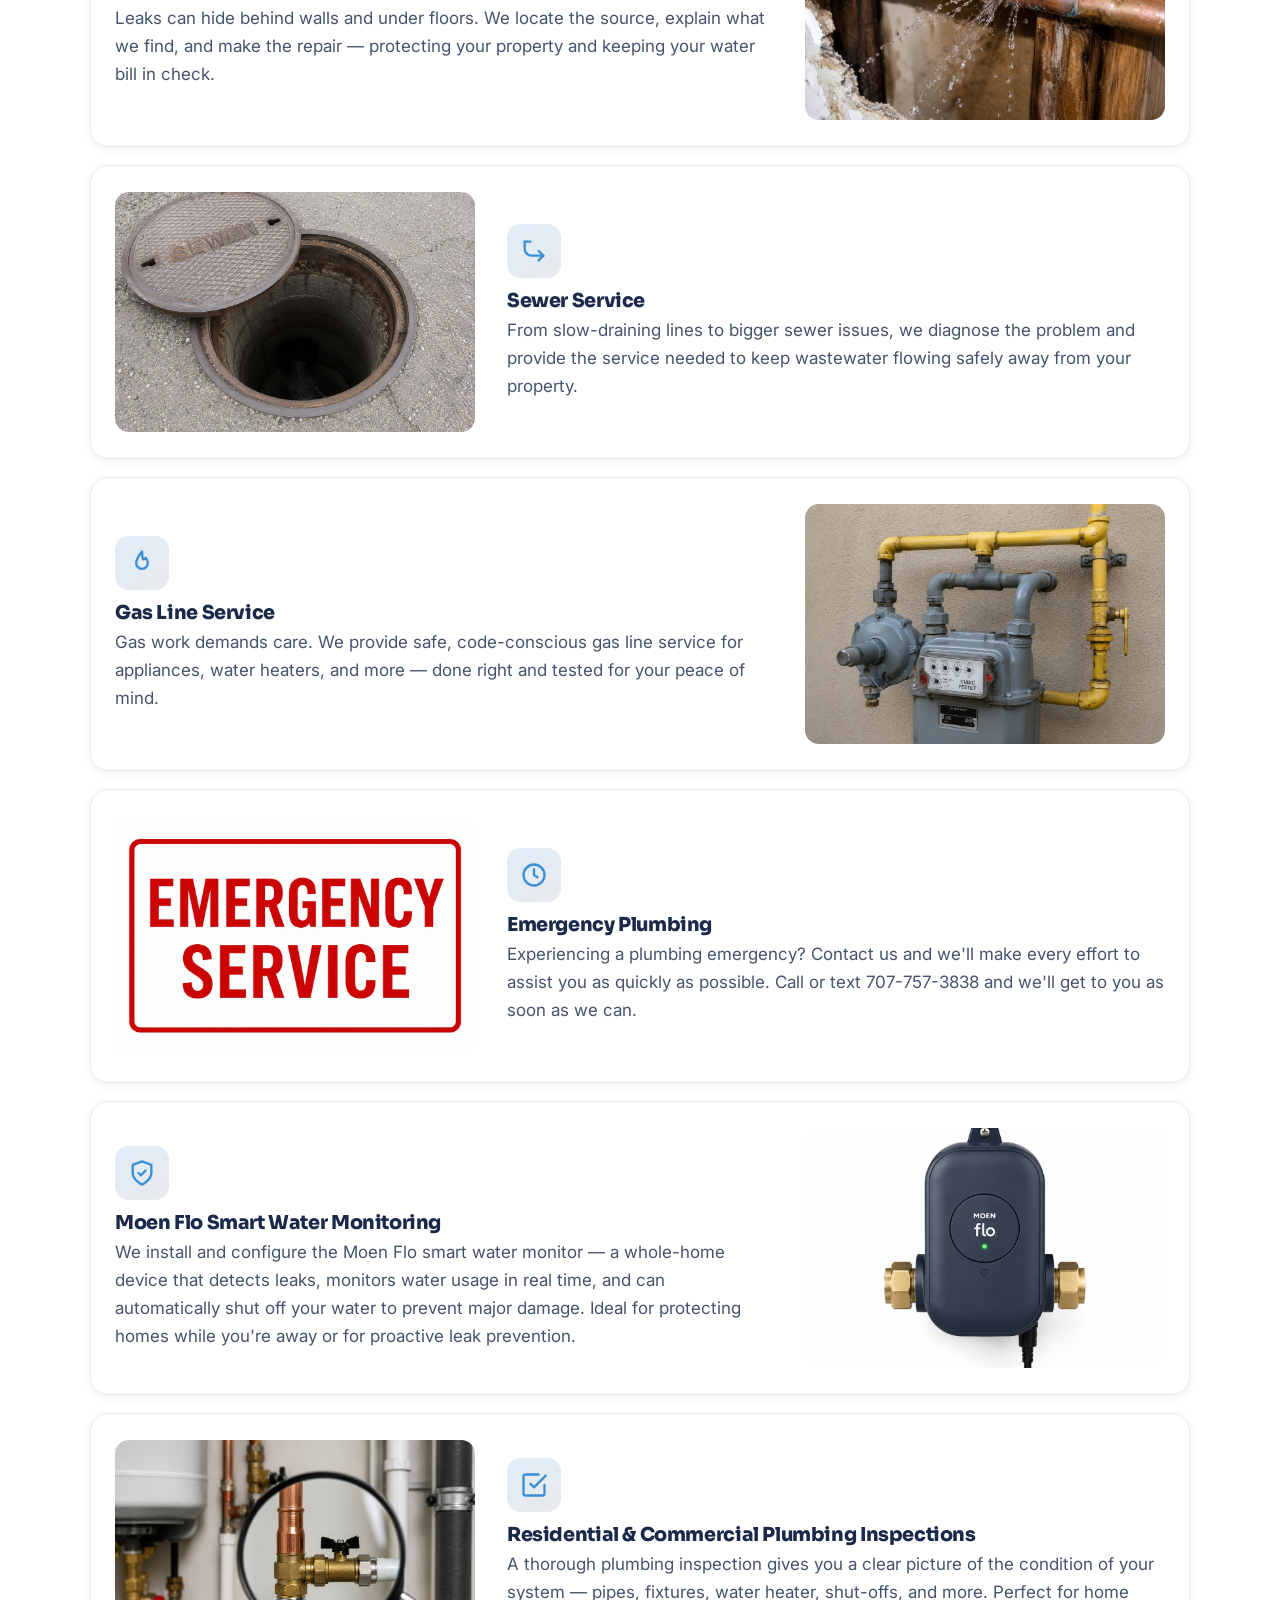
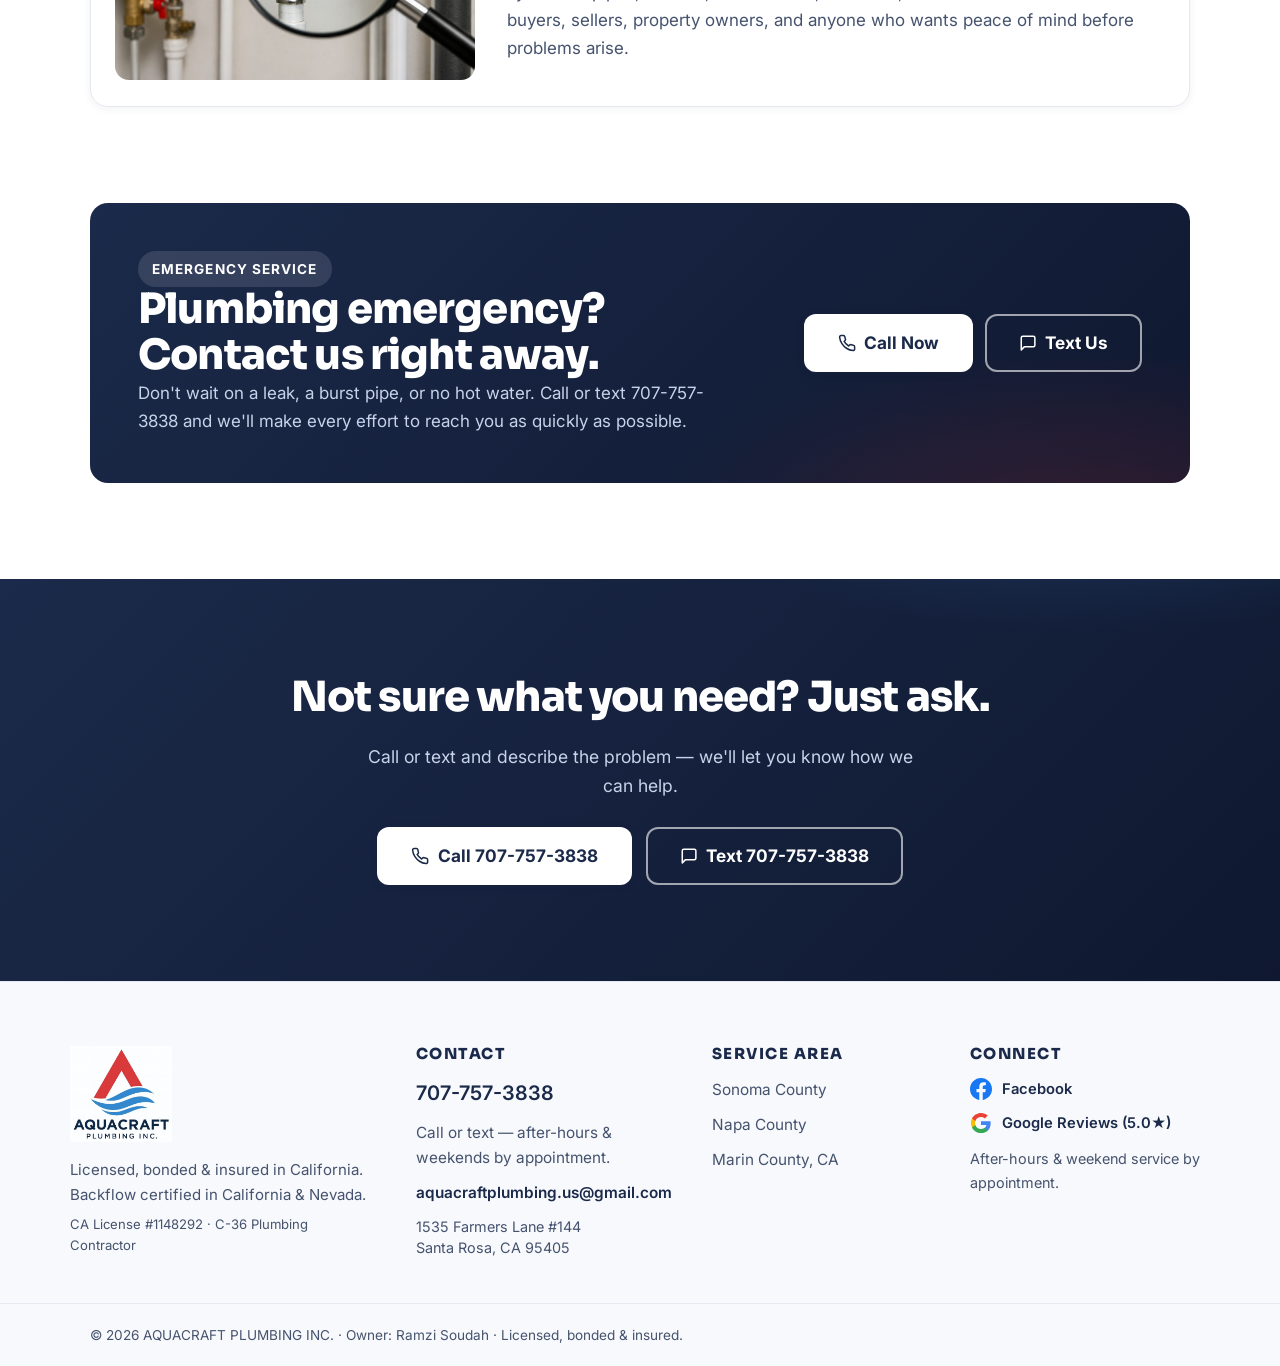
<file: services.html>
<!DOCTYPE html>
<html lang="en">
<head>
  <meta charset="UTF-8" />
  <meta name="viewport" content="width=device-width, initial-scale=1" />
  <title>Plumbing Services | AQUACRAFT PLUMBING INC. — Sonoma, Napa &amp; Marin</title>
  <meta name="description" content="Drain cleaning, water heaters, leak repair, sewer, gas lines, fixtures, Moen Flo monitoring, plumbing inspections, and emergency plumbing across Sonoma, Napa, and Marin counties. After-hours &amp; weekend service by appointment. CA License #1148292. Call or text 707-757-3838." />
  <meta name="theme-color" content="#1B2A4A" />
  <script>document.documentElement.classList.add("reveal-on");</script>

  <!-- SEO: swap EXAMPLE-DOMAIN.com for the real domain once chosen (see README) -->
  <link rel="canonical" href="https://EXAMPLE-DOMAIN.com/services.html" />
  <meta property="og:type" content="website" />
  <meta property="og:title" content="Plumbing Services | AQUACRAFT PLUMBING INC." />
  <meta property="og:description" content="Drain cleaning, water heaters, leak repair, sewer, gas lines, fixtures, Moen Flo monitoring, plumbing inspections, and emergency plumbing. After-hours &amp; weekend service by appointment. Call or text 707-757-3838." />
  <meta property="og:image" content="https://EXAMPLE-DOMAIN.com/AQUA_logo.jpg" />

  <link rel="icon" type="image/jpeg" href="AQUA_logo.jpg" />
  <link rel="preconnect" href="https://fonts.googleapis.com" />
  <link rel="preconnect" href="https://fonts.gstatic.com" crossorigin />
  <link rel="stylesheet" href="https://fonts.googleapis.com/css2?family=Sora:wght@500;600;700;800&family=Inter:wght@400;500;600;700&display=swap" />
  <link rel="stylesheet" href="styles.css" />

  <!-- LocalBusiness structured data — swap EXAMPLE-DOMAIN.com for the real domain (see README) -->
  <script type="application/ld+json">
  {
    "@context": "https://schema.org",
    "@type": "Plumber",
    "name": "AQUACRAFT PLUMBING INC.",
    "image": "https://EXAMPLE-DOMAIN.com/AQUA_logo.jpg",
    "url": "https://EXAMPLE-DOMAIN.com/",
    "telephone": "+1-707-757-3838",
    "areaServed": [
      { "@type": "AdministrativeArea", "name": "Sonoma County, California" },
      { "@type": "AdministrativeArea", "name": "Napa County, California" },
      { "@type": "AdministrativeArea", "name": "Marin County, California" }
    ],
    "sameAs": ["https://www.facebook.com/AquacraftPlumbingInc"]
  }
  </script>
</head>
<body>

  <!-- ============ HEADER ============ -->
  <header class="site-header">
    <div class="container header-inner">
      <a class="brand" href="index.html" aria-label="AQUACRAFT PLUMBING INC. — home">
        <img class="brand-logo" src="AQUA_logo_horizontal.jpg" alt="AQUACRAFT PLUMBING INC." width="2142" height="559" />
      </a>
      <button class="nav-toggle" aria-label="Open menu" aria-expanded="false" aria-controls="primary-nav">
        <span></span><span></span><span></span>
      </button>
      <nav class="primary-nav" id="primary-nav" aria-label="Primary">
        <ul>
          <li><a href="index.html">Home</a></li>
          <li><a href="services.html" aria-current="page">Services</a></li>
          <li><a href="about.html">About</a></li>
          <li><a href="contact.html">Contact</a></li>
        </ul>
        <a class="btn btn-primary header-call" href="tel:7077573838">
          <svg viewBox="0 0 24 24" fill="none" stroke="currentColor" stroke-width="2" stroke-linecap="round" stroke-linejoin="round" aria-hidden="true"><path d="M22 16.92v3a2 2 0 0 1-2.18 2 19.79 19.79 0 0 1-8.63-3.07 19.5 19.5 0 0 1-6-6 19.79 19.79 0 0 1-3.07-8.67A2 2 0 0 1 4.11 2h3a2 2 0 0 1 2 1.72c.13.96.36 1.9.7 2.81a2 2 0 0 1-.45 2.11L8.09 9.91a16 16 0 0 0 6 6l1.27-1.27a2 2 0 0 1 2.11-.45c.91.34 1.85.57 2.81.7A2 2 0 0 1 22 16.92z"/></svg>
          Call 707-757-3838
        </a>
      </nav>
    </div>
  </header>

  <main>
    <!-- ============ PAGE HERO ============ -->
    <section class="page-hero">
      <div class="container">
        <p class="breadcrumb"><a href="index.html">Home</a> &nbsp;/&nbsp; Services</p>
        <h1>Our plumbing services</h1>
        <p>AQUACRAFT PLUMBING INC. handles residential and light commercial plumbing across Sonoma, Napa, and Marin counties — anything with water, sewer, or gas. Here's a closer look at what we do.</p>
      </div>
    </section>

    <!-- ============ DETAILED SERVICES ============ -->
    <section class="section">
      <div class="container">
        <div class="svc-list">

          <article class="svc-row" data-reveal>
            <img class="svc-img" src="images/drain-cleaning.jpg" alt="Plumber clearing a floor drain with a drain snake" width="1100" height="733" loading="lazy" />
            <div class="svc-body">
              <div class="card-icon" aria-hidden="true"><svg viewBox="0 0 24 24" fill="none" stroke="currentColor" stroke-width="2" stroke-linecap="round" stroke-linejoin="round"><path d="M4 6h16"/><path d="M8 6v4a4 4 0 0 0 8 0V6"/><path d="M12 14v3"/><path d="M10 17l2 3 2-3"/></svg></div>
              <h3>Drain Cleaning &amp; Clog Removal</h3>
              <p>Sinks, tubs, showers, and main lines — we clear clogs and slow drains and get water moving again. We work cleanly and double-check that the blockage is fully resolved before we call the job done.</p>
            </div>
          </article>

          <article class="svc-row" data-reveal>
            <img class="svc-img svc-img--full" src="images/water-heater.jpg" alt="Newly installed water heater in a utility closet" width="1100" height="733" loading="lazy" />
            <div class="svc-body">
              <div class="card-icon" aria-hidden="true"><svg viewBox="0 0 24 24" fill="none" stroke="currentColor" stroke-width="2" stroke-linecap="round" stroke-linejoin="round"><rect x="6" y="3" width="12" height="18" rx="3"/><path d="M9 7h6"/><circle cx="12" cy="13" r="2.4"/><path d="M9 21v1M15 21v1"/></svg></div>
              <h3>Water Heater Repair &amp; Installation (Tank &amp; Tankless)</h3>
              <p>Whether you have a traditional tank or a tankless system, we repair, service, and install water heaters so you always have reliable hot water. When it's time to replace, we'll walk you through the right option for your home or business.</p>
            </div>
          </article>

          <article class="svc-row" data-reveal>
            <img class="svc-img svc-img--full" src="images/fixture-toilet.jpg" alt="Newly installed toilet fixture in a bathroom" width="1100" height="733" loading="lazy" />
            <div class="svc-body">
              <div class="card-icon" aria-hidden="true"><svg viewBox="0 0 24 24" fill="none" stroke="currentColor" stroke-width="2" stroke-linecap="round" stroke-linejoin="round"><path d="M3 9h6V7a2 2 0 0 1 2-2h3a4 4 0 0 1 4 4"/><path d="M3 9v3h6V9"/><path d="M6 12v3a3 3 0 0 0 6 0"/></svg></div>
              <h3>Plumbing Fixture Installation &amp; Repair</h3>
              <p>Faucets, sinks, toilets, valves, and more — installed and repaired correctly the first time. New fixtures are fitted to look right and work right, and existing ones are restored to proper function.</p>
            </div>
          </article>

          <article class="svc-row" data-reveal>
            <img class="svc-img" src="images/leak-repair.jpg" alt="Leaking copper pipe before repair" width="1100" height="733" loading="lazy" />
            <div class="svc-body">
              <div class="card-icon" aria-hidden="true"><svg viewBox="0 0 24 24" fill="none" stroke="currentColor" stroke-width="2" stroke-linecap="round" stroke-linejoin="round"><path d="M12 3c-3 3.5-5 6.2-5 8.5a5 5 0 0 0 10 0C17 9.2 15 6.5 12 3z"/></svg></div>
              <h3>Water Leak Repair</h3>
              <p>Leaks can hide behind walls and under floors. We locate the source, explain what we find, and make the repair — protecting your property and keeping your water bill in check.</p>
            </div>
          </article>

          <article class="svc-row" data-reveal>
            <img class="svc-img" src="images/sewer.jpg" alt="Sewer line access point" width="1100" height="733" loading="lazy" />
            <div class="svc-body">
              <div class="card-icon" aria-hidden="true"><svg viewBox="0 0 24 24" fill="none" stroke="currentColor" stroke-width="2" stroke-linecap="round" stroke-linejoin="round"><path d="M4 4v6a6 6 0 0 0 6 6h10"/><path d="M16 12l4 4-4 4"/><path d="M4 4h5"/></svg></div>
              <h3>Sewer Service</h3>
              <p>From slow-draining lines to bigger sewer issues, we diagnose the problem and provide the service needed to keep wastewater flowing safely away from your property.</p>
            </div>
          </article>

          <article class="svc-row" data-reveal>
            <img class="svc-img" src="images/gas-line.jpg" alt="Residential gas line and meter" width="1100" height="733" loading="lazy" />
            <div class="svc-body">
              <div class="card-icon" aria-hidden="true"><svg viewBox="0 0 24 24" fill="none" stroke="currentColor" stroke-width="2" stroke-linecap="round" stroke-linejoin="round"><path d="M12 2C9 6 7 8.5 7 12a5 5 0 0 0 10 0c0-1.6-.6-3-1.8-4.6C14 9 13 9.6 12.6 8 12.2 6.6 12.3 4.4 12 2z"/></svg></div>
              <h3>Gas Line Service</h3>
              <p>Gas work demands care. We provide safe, code-conscious gas line service for appliances, water heaters, and more — done right and tested for your peace of mind.</p>
            </div>
          </article>

          <article class="svc-row" data-reveal>
            <img class="svc-img" src="images/emergency.jpg" alt="Emergency plumbing service" width="1100" height="733" loading="lazy" />
            <div class="svc-body">
              <div class="card-icon" aria-hidden="true"><svg viewBox="0 0 24 24" fill="none" stroke="currentColor" stroke-width="2" stroke-linecap="round" stroke-linejoin="round"><circle cx="12" cy="12" r="9"/><path d="M12 7v5l3 2"/></svg></div>
              <h3>Emergency Plumbing</h3>
              <p>Experiencing a plumbing emergency? Contact us and we'll make every effort to assist you as quickly as possible. Call or text 707-757-3838 and we'll get to you as soon as we can.</p>
            </div>
          </article>

          <article class="svc-row" data-reveal>
            <img class="svc-img" src="images/moen-flo.jpg" alt="Moen Flo smart water monitor installed on a pipe" width="1100" height="733" loading="lazy" />
            <div class="svc-body">
              <div class="card-icon" aria-hidden="true"><svg viewBox="0 0 24 24" fill="none" stroke="currentColor" stroke-width="2" stroke-linecap="round" stroke-linejoin="round"><path d="M12 22s8-4 8-10V5l-8-3-8 3v7c0 6 8 10 8 10z"/><path d="M9 12l2 2 4-4"/></svg></div>
              <h3>Moen Flo Smart Water Monitoring</h3>
              <p>We install and configure the Moen Flo smart water monitor — a whole-home device that detects leaks, monitors water usage in real time, and can automatically shut off your water to prevent major damage. Ideal for protecting homes while you're away or for proactive leak prevention.</p>
            </div>
          </article>

          <article class="svc-row" data-reveal>
            <img class="svc-img" src="images/inspections.jpg" alt="Plumbing inspection of pipe fittings" width="1100" height="733" loading="lazy" />
            <div class="svc-body">
              <div class="card-icon" aria-hidden="true"><svg viewBox="0 0 24 24" fill="none" stroke="currentColor" stroke-width="2" stroke-linecap="round" stroke-linejoin="round"><path d="M9 11l3 3L22 4"/><path d="M21 12v7a2 2 0 0 1-2 2H5a2 2 0 0 1-2-2V5a2 2 0 0 1 2-2h11"/></svg></div>
              <h3>Residential &amp; Commercial Plumbing Inspections</h3>
              <p>A thorough plumbing inspection gives you a clear picture of the condition of your system — pipes, fixtures, water heater, shut-offs, and more. Perfect for home buyers, sellers, property owners, and anyone who wants peace of mind before problems arise.</p>
            </div>
          </article>

        </div>
      </div>
    </section>

    <!-- ============ EMERGENCY CALLOUT ============ -->
    <section class="section" style="padding-top:0;">
      <div class="container">
        <div class="callout" data-reveal>
          <div class="callout-body">
            <span class="badge-24" aria-hidden="true">Emergency Service</span>
            <h2>Plumbing emergency? Contact us right away.</h2>
            <p>Don't wait on a leak, a burst pipe, or no hot water. Call or text 707-757-3838 and we'll make every effort to reach you as quickly as possible.</p>
          </div>
          <div class="callout-actions">
            <a class="btn btn-primary btn-lg" href="tel:7077573838">
              <svg viewBox="0 0 24 24" fill="none" stroke="currentColor" stroke-width="2" stroke-linecap="round" stroke-linejoin="round" aria-hidden="true"><path d="M22 16.92v3a2 2 0 0 1-2.18 2 19.79 19.79 0 0 1-8.63-3.07 19.5 19.5 0 0 1-6-6 19.79 19.79 0 0 1-3.07-8.67A2 2 0 0 1 4.11 2h3a2 2 0 0 1 2 1.72c.13.96.36 1.9.7 2.81a2 2 0 0 1-.45 2.11L8.09 9.91a16 16 0 0 0 6 6l1.27-1.27a2 2 0 0 1 2.11-.45c.91.34 1.85.57 2.81.7A2 2 0 0 1 22 16.92z"/></svg>
              Call Now
            </a>
            <a class="btn btn-ghost btn-lg" href="sms:7077573838">
              <svg viewBox="0 0 24 24" fill="none" stroke="currentColor" stroke-width="2" stroke-linecap="round" stroke-linejoin="round" aria-hidden="true"><path d="M21 15a2 2 0 0 1-2 2H7l-4 4V5a2 2 0 0 1 2-2h14a2 2 0 0 1 2 2z"/></svg>
              Text Us
            </a>
          </div>
        </div>
      </div>
    </section>

    <!-- ============ CTA BAND ============ -->
    <section class="section cta-band">
      <div class="container">
        <h2>Not sure what you need? Just ask.</h2>
        <p>Call or text and describe the problem — we'll let you know how we can help.</p>
        <div class="cta-actions">
          <a class="btn btn-primary btn-lg" href="tel:7077573838">
            <svg viewBox="0 0 24 24" fill="none" stroke="currentColor" stroke-width="2" stroke-linecap="round" stroke-linejoin="round" aria-hidden="true"><path d="M22 16.92v3a2 2 0 0 1-2.18 2 19.79 19.79 0 0 1-8.63-3.07 19.5 19.5 0 0 1-6-6 19.79 19.79 0 0 1-3.07-8.67A2 2 0 0 1 4.11 2h3a2 2 0 0 1 2 1.72c.13.96.36 1.9.7 2.81a2 2 0 0 1-.45 2.11L8.09 9.91a16 16 0 0 0 6 6l1.27-1.27a2 2 0 0 1 2.11-.45c.91.34 1.85.57 2.81.7A2 2 0 0 1 22 16.92z"/></svg>
            Call 707-757-3838
          </a>
          <a class="btn btn-ghost btn-lg" href="sms:7077573838">
            <svg viewBox="0 0 24 24" fill="none" stroke="currentColor" stroke-width="2" stroke-linecap="round" stroke-linejoin="round" aria-hidden="true"><path d="M21 15a2 2 0 0 1-2 2H7l-4 4V5a2 2 0 0 1 2-2h14a2 2 0 0 1 2 2z"/></svg>
            Text 707-757-3838
          </a>
        </div>
      </div>
    </section>
  </main>

  <!-- ============ FOOTER ============ -->
  <footer class="site-footer">
    <div class="container footer-inner">
      <div class="footer-brand">
        <img class="footer-logo" src="AQUA_logo_stacked.jpg" alt="AQUACRAFT PLUMBING INC." width="775" height="732" />
        <p>Licensed, bonded &amp; insured in California. Backflow certified in California &amp; Nevada.</p>
        <p class="footer-license">CA License #1148292 &middot; C-36 Plumbing Contractor</p>
      </div>
      <div class="footer-col">
        <h3>Contact</h3>
        <p><a class="footer-phone" href="tel:7077573838">707-757-3838</a></p>
        <p>Call or text — after-hours &amp; weekends by appointment.</p>
        <p><a href="mailto:aquacraftplumbing.us@gmail.com">aquacraftplumbing.us@gmail.com</a></p>
        <address class="footer-address">1535 Farmers Lane #144<br>Santa Rosa, CA 95405</address>
      </div>
      <div class="footer-col">
        <h3>Service Area</h3>
        <p>Sonoma County</p>
        <p>Napa County</p>
        <p>Marin County, CA</p>
      </div>
      <div class="footer-col">
        <h3>Connect</h3>
        <div class="footer-social">
          <a class="social-link" href="https://www.facebook.com/AquacraftPlumbingInc" target="_blank" rel="noopener" aria-label="Find us on Facebook">
            <svg class="social-icon" viewBox="0 0 24 24" fill="#1877F2" aria-hidden="true"><path d="M24 12.073c0-6.627-5.373-12-12-12s-12 5.373-12 12c0 5.99 4.388 10.954 10.125 11.854v-8.385H7.078v-3.47h3.047V9.43c0-3.007 1.792-4.669 4.533-4.669 1.312 0 2.686.235 2.686.235v2.953H15.83c-1.491 0-1.956.925-1.956 1.874v2.25h3.328l-.532 3.47h-2.796v8.385C19.612 23.027 24 18.062 24 12.073z"/></svg>
            Facebook
          </a>
          <a class="social-link" href="https://www.google.com/search?q=Aquacraft+Plumbing+Inc+reviews#lrd=0xaf03ddba1135db51:0x2662c081e992670a,1,,,," target="_blank" rel="noopener" aria-label="Read our 5.0-star reviews on Google">
            <svg class="social-icon" viewBox="0 0 48 48" aria-hidden="true"><path fill="#4285F4" d="M45.12 24.5c0-1.56-.14-3.06-.4-4.5H24v8.51h11.84c-.51 2.75-2.06 5.08-4.39 6.64v5.52h7.11c4.16-3.83 6.56-9.47 6.56-16.17z"/><path fill="#34A853" d="M24 46c5.94 0 10.92-1.97 14.56-5.33l-7.11-5.52c-1.97 1.32-4.49 2.1-7.45 2.1-5.73 0-10.58-3.87-12.31-9.07H4.34v5.7C7.96 41.07 15.4 46 24 46z"/><path fill="#FBBC05" d="M11.69 28.18C11.25 26.86 11 25.45 11 24s.25-2.86.69-4.18v-5.7H4.34A21.98 21.98 0 0 0 2 24c0 3.55.85 6.91 2.34 9.88l7.35-5.7z"/><path fill="#EA4335" d="M24 10.75c3.23 0 6.13 1.11 8.41 3.29l6.31-6.31C34.91 4.18 29.93 2 24 2 15.4 2 7.96 6.93 4.34 14.12l7.35 5.7c1.73-5.2 6.58-9.07 12.31-9.07z"/></svg>
            Google Reviews (5.0★)
          </a>
        </div>
        <p style="margin-top:12px;font-size:.9rem;">After-hours &amp; weekend service by appointment.</p>
      </div>
    </div>
    <div class="footer-bottom">
      <div class="container">
        <p>&copy; <span data-year>2026</span> AQUACRAFT PLUMBING INC. &middot; Owner: Ramzi Soudah &middot; Licensed, bonded &amp; insured.</p>
      </div>
    </div>
  </footer>

  <!-- ============ STICKY MOBILE CALL / TEXT BAR ============ -->
  <div class="mobile-bar" aria-label="Quick contact">
    <a class="btn btn-primary" href="tel:7077573838">
      <svg viewBox="0 0 24 24" fill="none" stroke="currentColor" stroke-width="2" stroke-linecap="round" stroke-linejoin="round" aria-hidden="true"><path d="M22 16.92v3a2 2 0 0 1-2.18 2 19.79 19.79 0 0 1-8.63-3.07 19.5 19.5 0 0 1-6-6 19.79 19.79 0 0 1-3.07-8.67A2 2 0 0 1 4.11 2h3a2 2 0 0 1 2 1.72c.13.96.36 1.9.7 2.81a2 2 0 0 1-.45 2.11L8.09 9.91a16 16 0 0 0 6 6l1.27-1.27a2 2 0 0 1 2.11-.45c.91.34 1.85.57 2.81.7A2 2 0 0 1 22 16.92z"/></svg>
      Call Now
    </a>
    <a class="btn btn-text" href="sms:7077573838">
      <svg viewBox="0 0 24 24" fill="none" stroke="currentColor" stroke-width="2" stroke-linecap="round" stroke-linejoin="round" aria-hidden="true"><path d="M21 15a2 2 0 0 1-2 2H7l-4 4V5a2 2 0 0 1 2-2h14a2 2 0 0 1 2 2z"/></svg>
      Text Us
    </a>
  </div>

  <script src="main.js"></script>
</body>
</html>
</file>
<file: styles.css>
/* =========================================================================
   AQUACRAFT PLUMBING INC. — site styles
   Plain CSS, no build step. Mobile-first, responsive down to 375px.
   Brand palette:
     Navy   #1B2A4A  primary — headings, body text, primary buttons
     Red    #E0322A  accent only — button hover/active, small highlights
     Blue   #3B8FD4  secondary accents
     Off-wht#F7F9FC  backgrounds
   ========================================================================= */

:root {
  --navy: #1B2A4A;
  --navy-700: #16223c;
  --navy-900: #0f1830;
  --red: #E0322A;
  --red-600: #c72820;
  --blue: #3B8FD4;
  --blue-light: #6FB2E2;
  --off-white: #F7F9FC;
  --white: #ffffff;
  --ink: #1B2A4A;
  --ink-soft: #46536e;          /* softened navy for body copy */
  --line: #e4e9f1;              /* hairline borders */
  --gold: #F4B400;              /* star-rating glyphs only (review convention) */

  --maxw: 1140px;
  --radius: 12px;
  --radius-lg: 18px;
  --shadow-sm: 0 2px 10px rgba(27, 42, 74, 0.06);
  --shadow-md: 0 10px 30px rgba(27, 42, 74, 0.10);
  --shadow-lg: 0 22px 50px rgba(27, 42, 74, 0.14);
  --ease: cubic-bezier(.2, .7, .3, 1);

  --font-display: "Sora", -apple-system, BlinkMacSystemFont, "Segoe UI", Roboto, sans-serif;
  --font-body: "Inter", -apple-system, BlinkMacSystemFont, "Segoe UI", Roboto, Helvetica, Arial, sans-serif;
}

/* ---------- Reset / base ---------- */
*, *::before, *::after { box-sizing: border-box; }

html { -webkit-text-size-adjust: 100%; scroll-behavior: smooth; }

body {
  margin: 0;
  font-family: var(--font-body);
  color: var(--ink-soft);
  background: var(--white);
  line-height: 1.65;
  font-size: 17px;
  -webkit-font-smoothing: antialiased;
  text-rendering: optimizeLegibility;
}

img { max-width: 100%; height: auto; display: block; }

h1, h2, h3, h4 {
  font-family: var(--font-display);
  color: var(--navy);
  line-height: 1.1;
  margin: 0 0 .5em;
  font-weight: 800;
  letter-spacing: -0.02em;
}
h1 { font-size: clamp(2.3rem, 5.6vw, 3.75rem); }
h2 { font-size: clamp(1.75rem, 3.8vw, 2.6rem); }
h3 { font-size: 1.2rem; }
p  { margin: 0 0 1rem; }

a { color: var(--blue); text-decoration: none; transition: color .2s var(--ease); }
a:hover { color: var(--red); }

:focus-visible {
  outline: 3px solid var(--blue);
  outline-offset: 3px;
  border-radius: 4px;
}

/* ---------- Layout helpers ---------- */
.container { width: 100%; max-width: var(--maxw); margin: 0 auto; padding: 0 20px; }

.section { padding: clamp(48px, 8vw, 96px) 0; }
.section--tint { background: var(--off-white); }

.section-head { max-width: 720px; margin: 0 auto clamp(28px, 5vw, 52px); text-align: center; }
.section-head.left { text-align: left; margin-left: 0; }
.section-head h2::after {
  content: "";
  display: block;
  width: 56px; height: 3px;
  background: var(--red);
  border-radius: 2px;
  margin: 16px auto 0;
}
.section-head.left h2::after { margin-left: 0; }
.eyebrow {
  display: inline-block;
  font-size: .8rem;
  font-weight: 700;
  letter-spacing: .14em;
  text-transform: uppercase;
  color: var(--red);
  margin-bottom: .75rem;
}
.section-head p { font-size: 1.08rem; }
.lead { font-size: 1.15rem; color: var(--ink-soft); }

/* ---------- Buttons ---------- */
.btn {
  display: inline-flex;
  align-items: center;
  justify-content: center;
  gap: .5rem;
  font-weight: 700;
  font-size: 1.02rem;
  line-height: 1;
  padding: 16px 26px;
  border-radius: var(--radius);
  border: 2px solid transparent;
  cursor: pointer;
  transition: background-color .2s var(--ease), color .2s var(--ease),
    border-color .2s var(--ease), transform .12s var(--ease), box-shadow .2s var(--ease);
  text-align: center;
  white-space: nowrap;
}
.btn:active { transform: translateY(1px); }
.btn svg { width: 1.05em; height: 1.05em; flex: none; }

/* Primary = navy default, RED on hover/active (per brand) */
.btn-primary {
  background: var(--navy);
  color: #fff;
  box-shadow: var(--shadow-sm);
}
.btn-primary:hover, .btn-primary:focus-visible { background: var(--red); color: #fff; }
.btn-primary:active { background: var(--red-600); }

/* Secondary (light surfaces) = navy outline, fills navy on hover */
.btn-ghost {
  background: transparent;
  color: var(--navy);
  border-color: var(--navy);
}
.btn-ghost:hover, .btn-ghost:focus-visible { background: var(--navy); color: #fff; }
.btn-ghost:active { background: var(--red); border-color: var(--red); }

.btn-lg { padding: 18px 32px; font-size: 1.08rem; }
.btn-block { width: 100%; }

/* ---------- Header ---------- */
.site-header {
  position: sticky;
  top: 0;
  z-index: 50;
  border-top: 3px solid var(--red);      /* brand red accent bar */
  background: var(--white);              /* white so the logo sits seamlessly */
  border-bottom: 1px solid var(--line);
}
.header-inner {
  display: flex;
  align-items: center;
  justify-content: space-between;
  gap: 16px;
  min-height: 72px;
}
.brand { display: inline-flex; align-items: center; }
.brand-logo { height: 46px; width: auto; }

.primary-nav { display: flex; align-items: center; gap: 28px; }
.primary-nav ul {
  display: flex;
  align-items: center;
  gap: 26px;
  list-style: none;
  margin: 0; padding: 0;
}
.primary-nav a:not(.btn) {
  color: var(--navy);
  font-weight: 600;
  font-size: 1rem;
  padding: 6px 0;
  position: relative;
}
.primary-nav a:not(.btn)::after {
  content: "";
  position: absolute;
  left: 0; bottom: -2px;
  width: 100%; height: 2px;
  background: var(--red);
  transform: scaleX(0);
  transform-origin: left;
  transition: transform .25s var(--ease);
}
.primary-nav a:not(.btn):hover::after,
.primary-nav a[aria-current="page"]::after { transform: scaleX(1); }
.primary-nav a[aria-current="page"] { color: var(--navy); }
.header-call { padding: 12px 20px; }

/* hamburger */
.nav-toggle {
  display: none;
  flex-direction: column;
  justify-content: center;
  gap: 5px;
  width: 46px; height: 46px;
  padding: 10px;
  background: transparent;
  border: 1px solid var(--line);
  border-radius: 10px;
  cursor: pointer;
}
.nav-toggle span {
  display: block; height: 2px; width: 100%;
  background: var(--navy); border-radius: 2px;
  transition: transform .25s var(--ease), opacity .2s var(--ease);
}
.nav-toggle[aria-expanded="true"] span:nth-child(1) { transform: translateY(7px) rotate(45deg); }
.nav-toggle[aria-expanded="true"] span:nth-child(2) { opacity: 0; }
.nav-toggle[aria-expanded="true"] span:nth-child(3) { transform: translateY(-7px) rotate(-45deg); }

/* ---------- Hero ---------- */
.hero {
  position: relative;
  overflow: hidden;
  background:
    radial-gradient(1100px 520px at 88% -10%, rgba(59, 143, 212, 0.16), transparent 60%),
    radial-gradient(900px 480px at -5% 110%, rgba(27, 42, 74, 0.07), transparent 55%),
    linear-gradient(180deg, #ffffff 0%, var(--off-white) 100%);
  border-bottom: 1px solid var(--line);
}
.hero-inner { padding: clamp(54px, 9vw, 104px) 0 clamp(40px, 6vw, 72px); max-width: 820px; }
.hero h1 { color: var(--navy); margin-bottom: .35em; }
.hero h1 .accent { color: var(--red); }
.hero .lead { max-width: 600px; margin-bottom: 1.9rem; }
.hero-actions { display: flex; flex-wrap: wrap; gap: 14px; margin-bottom: 2.4rem; }

/* trust strip */
.trust-strip {
  display: flex;
  flex-wrap: wrap;
  align-items: center;
  gap: 12px 26px;
  padding-top: 1.6rem;
  border-top: 1px solid var(--line);
}
.trust-strip li {
  list-style: none;
  display: inline-flex;
  align-items: center;
  gap: 9px;
  font-weight: 600;
  color: var(--navy);
  font-size: .96rem;
}
.trust-strip ul { display: contents; margin: 0; padding: 0; }
.trust-strip .dot { width: 7px; height: 7px; border-radius: 50%; background: var(--red); flex: none; }
.stars { color: var(--gold); letter-spacing: 1px; font-size: .95rem; }

/* ---------- Service cards ---------- */
.card-grid {
  display: grid;
  grid-template-columns: 1fr;
  gap: 20px;
}
.card {
  background: var(--white);
  border: 1px solid var(--line);
  border-radius: var(--radius-lg);
  padding: 28px 26px;
  box-shadow: var(--shadow-sm);
  transition: transform .2s var(--ease), box-shadow .2s var(--ease), border-color .2s var(--ease);
}
.card:hover { transform: translateY(-4px); box-shadow: var(--shadow-md); border-color: #d4ddec; }
.card-icon {
  width: 54px; height: 54px;
  display: grid; place-items: center;
  border-radius: 14px;
  background: rgba(59, 143, 212, 0.12);
  color: var(--blue);
  margin-bottom: 16px;
}
.card-icon svg { width: 28px; height: 28px; }
.card h3 { margin-bottom: .4rem; }
.card p { margin: 0; font-size: .98rem; }

/* ---------- Feature list (why choose) ---------- */
.feature-grid {
  display: grid;
  grid-template-columns: 1fr;
  gap: 22px 30px;
}
.feature {
  display: flex;
  gap: 15px;
  align-items: flex-start;
}
.feature .tick {
  flex: none;
  width: 30px; height: 30px;
  border-radius: 50%;
  background: var(--red);
  color: #fff;
  display: grid; place-items: center;
  margin-top: 2px;
}
.feature .tick svg { width: 16px; height: 16px; }
.feature h3 { font-size: 1.08rem; margin-bottom: .25rem; }
.feature p { margin: 0; font-size: .97rem; }

/* ---------- Service area ---------- */
.area-grid {
  display: grid;
  grid-template-columns: 1fr;
  gap: 18px;
}
.area-card {
  text-align: center;
  background: var(--white);
  border: 1px solid var(--line);
  border-radius: var(--radius-lg);
  padding: 34px 22px;
  box-shadow: var(--shadow-sm);
}
.area-card .pin {
  width: 46px; height: 46px; margin: 0 auto 12px;
  color: var(--red);
}
.area-card h3 { margin-bottom: .15rem; }
.area-card p { margin: 0; color: var(--ink-soft); font-size: .95rem; }

/* ---------- Testimonials ---------- */
.rating-banner {
  display: inline-flex;
  align-items: center;
  gap: 12px;
  background: var(--white);
  border: 1px solid var(--line);
  box-shadow: var(--shadow-sm);
  border-radius: 999px;
  padding: 10px 20px;
  margin-bottom: 14px;
}
.rating-banner .score { font-weight: 800; color: var(--navy); font-size: 1.15rem; }
.rating-banner .stars { font-size: 1.1rem; }

.quote-grid {
  display: grid;
  grid-template-columns: 1fr;
  gap: 20px;
}
.quote {
  background: var(--white);
  border: 1px solid var(--line);
  border-radius: var(--radius-lg);
  padding: 28px 26px;
  box-shadow: var(--shadow-sm);
  display: flex;
  flex-direction: column;
}
.quote { border-left: 4px solid var(--red); }
.quote .stars { font-size: 1rem; margin-bottom: 12px; }
.quote blockquote { margin: 0 0 18px; font-size: 1.02rem; color: var(--ink); }
.quote .by { margin-top: auto; font-weight: 700; color: var(--navy); }
.quote .src { font-weight: 500; color: var(--ink-soft); font-size: .9rem; }


/* ---------- CTA band (navy / dark accent) ---------- */
.cta-band {
  background:
    radial-gradient(800px 360px at 85% -40%, rgba(59, 143, 212, 0.28), transparent 60%),
    linear-gradient(135deg, var(--navy) 0%, var(--navy-900) 100%);
  color: #eaf1fb;
  text-align: center;
}
.cta-band h2 { color: #fff; }
.cta-band p { color: #c6d3e8; max-width: 560px; margin: 0 auto 1.7rem; font-size: 1.1rem; }
.cta-actions { display: flex; flex-wrap: wrap; gap: 14px; justify-content: center; }

/* buttons inside the dark band/callout invert for contrast (still red on hover) */
.cta-band .btn-primary, .callout .btn-primary { background: #fff; color: var(--navy); }
.cta-band .btn-primary:hover, .cta-band .btn-primary:focus-visible,
.callout .btn-primary:hover, .callout .btn-primary:focus-visible { background: var(--red); color: #fff; }
.cta-band .btn-ghost, .callout .btn-ghost { color: #fff; border-color: rgba(255,255,255,.6); }
.cta-band .btn-ghost:hover, .cta-band .btn-ghost:focus-visible,
.callout .btn-ghost:hover, .callout .btn-ghost:focus-visible { background: #fff; color: var(--navy); border-color: #fff; }

/* ---------- Emergency callout ---------- */
.callout {
  background:
    radial-gradient(700px 320px at 90% 120%, rgba(224, 50, 42, 0.18), transparent 60%),
    linear-gradient(135deg, var(--navy) 0%, var(--navy-900) 100%);
  color: #eaf1fb;
  border-radius: var(--radius-lg);
  padding: clamp(30px, 5vw, 48px);
  display: flex;
  flex-direction: column;
  gap: 18px;
}
.callout h2 { color: #fff; margin-bottom: 0; }
.callout p { color: #c6d3e8; margin: 0; max-width: 640px; }
.callout .callout-actions { display: flex; flex-wrap: wrap; gap: 12px; }
.badge-24 {
  display: inline-flex; align-items: center; gap: 8px;
  align-self: flex-start;
  background: rgba(255,255,255,.12);
  color: #fff; font-weight: 700; font-size: .85rem;
  letter-spacing: .08em; text-transform: uppercase;
  padding: 7px 14px; border-radius: 999px;
}

/* ---------- Detailed service rows (services.html) ---------- */
.svc-list { display: grid; gap: 18px; }
.svc-row {
  display: grid;
  grid-template-columns: 1fr;
  gap: 16px;
  background: var(--white);
  border: 1px solid var(--line);
  border-radius: var(--radius-lg);
  padding: 26px 24px;
  box-shadow: var(--shadow-sm);
}
.svc-row .card-icon { margin-bottom: 0; }
.svc-row h3 { margin-bottom: .3rem; }
.svc-row p { margin: 0; }
.svc-img-ph {
  min-height: 220px; border-radius: var(--radius-lg);
  background: linear-gradient(135deg, var(--off-white), #e8eef6);
  border: 2px dashed var(--line);
  display: flex; align-items: center; justify-content: center;
}
.svc-img-ph svg { width: 56px; height: 56px; color: var(--red); opacity: .7; }
.area-cities { font-size: .85rem !important; color: var(--ink-soft); margin-top: 4px !important; }

/* ---------- Contact blocks ---------- */
.contact-grid {
  display: grid;
  grid-template-columns: 1fr;
  gap: 20px;
  margin-bottom: 14px;
}
.contact-card {
  text-align: center;
  border-radius: var(--radius-lg);
  padding: clamp(30px, 5vw, 46px) 26px;
  box-shadow: var(--shadow-md);
  display: flex;
  flex-direction: column;
  align-items: center;
  gap: 8px;
}
.contact-card .ci {
  width: 62px; height: 62px;
  display: grid; place-items: center;
  border-radius: 50%;
  margin-bottom: 6px;
}
.contact-card.call { background: linear-gradient(160deg,#fff, #f1f6fc); border: 1px solid var(--line); }
.contact-card.text { background: linear-gradient(160deg,#fff, #eef6ff); border: 1px solid var(--line); }
.contact-card.email { background: linear-gradient(160deg,#fff, #f5f5f5); border: 1px solid var(--line); }
.contact-card .ci.call-i { background: rgba(224,50,42,.12); color: var(--red); }
.contact-card .ci.text-i { background: rgba(59,143,212,.14); color: var(--blue); }
.contact-card .ci.email-i { background: rgba(27,42,74,.1); color: var(--navy); }
.contact-card h2 { font-size: 1.5rem; margin-bottom: .1rem; }
.contact-card .num { font-size: clamp(1.6rem, 5vw, 2.1rem); font-weight: 800; color: var(--navy); letter-spacing: -.01em; }
.contact-card .email-addr { font-size: clamp(.85rem, 2.5vw, 1rem); font-weight: 700; color: var(--navy); word-break: break-all; }
.contact-card p { margin: 0; }
.contact-card .btn { margin-top: auto; }

.info-grid {
  display: grid;
  grid-template-columns: 1fr;
  gap: 18px;
  margin-top: 8px;
}
.info-card {
  background: var(--white);
  border: 1px solid var(--line);
  border-radius: var(--radius-lg);
  padding: 26px 24px;
  box-shadow: var(--shadow-sm);
}
.info-card h3 { display: flex; align-items: center; gap: 10px; }
.info-card h3 svg { width: 22px; height: 22px; color: var(--blue); flex: none; }
.info-card p { margin: 0; }
.info-card a { font-weight: 600; }

/* ---------- Page intro / hero-lite for inner pages ---------- */
.page-hero {
  background:
    radial-gradient(900px 420px at 85% -20%, rgba(59,143,212,.14), transparent 60%),
    linear-gradient(180deg, #ffffff 0%, var(--off-white) 100%);
  border-bottom: 1px solid var(--line);
  padding: clamp(46px, 7vw, 84px) 0 clamp(34px, 5vw, 56px);
}
.page-hero .breadcrumb { font-size: .85rem; color: var(--ink-soft); margin-bottom: 10px; letter-spacing: .02em; }
.page-hero h1 { margin-bottom: .3em; }
.page-hero p { max-width: 640px; font-size: 1.12rem; margin: 0; }

/* ---------- About story ---------- */
.prose { max-width: 740px; }
.prose p { font-size: 1.06rem; margin-bottom: 1.15rem; }
.stat-row {
  display: grid;
  grid-template-columns: repeat(2, 1fr);
  gap: 16px;
  margin: 28px 0 4px;
}
.stat {
  background: var(--white);
  border: 1px solid var(--line);
  border-radius: var(--radius);
  padding: 20px 18px;
  text-align: center;
  box-shadow: var(--shadow-sm);
}
.stat .n { font-size: 1.5rem; font-weight: 800; color: var(--red); line-height: 1.1; }
.stat .l { font-size: .82rem; color: var(--ink-soft); font-weight: 600; letter-spacing: .02em; }

.cred-grid { display: grid; grid-template-columns: 1fr; gap: 18px; }
.cred {
  display: flex; gap: 14px; align-items: flex-start;
  background: var(--white); border: 1px solid var(--line);
  border-radius: var(--radius-lg); padding: 24px; box-shadow: var(--shadow-sm);
}
.cred .tick {
  flex: none; width: 34px; height: 34px; border-radius: 10px;
  background: rgba(59,143,212,.12); color: var(--blue);
  display: grid; place-items: center;
}
.cred h3 { margin-bottom: .2rem; font-size: 1.05rem; }
.cred p { margin: 0; font-size: .96rem; }

/* ---------- Footer ---------- */
.site-footer {
  background: var(--off-white);          /* light so the logo sits seamlessly */
  border-top: 1px solid var(--line);
  color: var(--ink-soft);
}
.footer-inner {
  display: grid;
  grid-template-columns: 1fr;
  gap: 34px;
  padding: clamp(44px, 6vw, 64px) 0 36px;
}
.footer-logo { height: 96px; width: auto; margin-bottom: 16px; }
.footer-brand p { font-size: .94rem; max-width: 320px; margin: 0 0 6px; }
.footer-license { font-size: .82rem !important; color: var(--ink-soft) !important; }
.footer-address { font-style: normal; font-size: .9rem; color: var(--ink-soft); line-height: 1.5; margin: 4px 0 8px !important; }
.footer-col h3 { font-size: .95rem; text-transform: uppercase; letter-spacing: .1em; color: var(--navy); margin-bottom: 14px; }
.footer-col p { margin: 0 0 10px; font-size: .96rem; }
.footer-col a { color: var(--navy); font-weight: 600; }
.footer-col a:hover { color: var(--red); }
.footer-phone { font-size: 1.25rem; font-weight: 800; color: var(--navy) !important; }
.footer-social { display: flex; flex-direction: column; gap: 10px; margin-top: 2px; }
.social-link {
  display: flex; align-items: center; gap: 10px;
  font-size: .92rem; font-weight: 600; color: var(--navy);
  text-decoration: none; transition: color .18s;
}
.social-link:hover { color: var(--red); }
.social-icon { width: 22px; height: 22px; flex-shrink: 0; border-radius: 4px; }
.footer-bottom { border-top: 1px solid var(--line); }
.footer-bottom .container { padding-top: 20px; padding-bottom: 20px; }
.footer-bottom p { margin: 0; font-size: .85rem; color: var(--ink-soft); }

/* ---------- Sticky mobile Call/Text bar ---------- */
.mobile-bar {
  position: fixed;
  left: 0; right: 0; bottom: 0;
  z-index: 60;
  display: none;                          /* shown on mobile via media query */
  gap: 10px;
  padding: 10px 12px calc(10px + env(safe-area-inset-bottom, 0px));
  background: rgba(255,255,255,.96);
  -webkit-backdrop-filter: blur(8px);
  backdrop-filter: blur(8px);
  border-top: 1px solid var(--line);
  box-shadow: 0 -6px 22px rgba(27,42,74,.10);
}
.mobile-bar .btn { flex: 1 1 0; padding: 15px 8px; font-size: 1.04rem; }
.mobile-bar .btn-text { background: var(--blue); color: #fff; border-color: var(--blue); }
.mobile-bar .btn-text:hover, .mobile-bar .btn-text:active { background: var(--red); border-color: var(--red); }

/* ===========================================================
   Responsive — tablet / desktop
   =========================================================== */
@media (max-width: 860px) {
  .nav-toggle { display: flex; }
  .primary-nav {
    position: absolute;
    top: 100%; left: 0; right: 0;
    flex-direction: column;
    align-items: stretch;
    gap: 0;
    background: var(--white);
    border-bottom: 1px solid var(--line);
    box-shadow: var(--shadow-md);
    padding: 8px 20px 20px;
    transform-origin: top;
    display: none;
  }
  .primary-nav.open { display: flex; }
  .primary-nav ul { flex-direction: column; align-items: stretch; gap: 0; }
  .primary-nav ul li { border-bottom: 1px solid var(--line); }
  .primary-nav a:not(.btn) { display: block; padding: 14px 4px; font-size: 1.05rem; }
  .primary-nav a:not(.btn)::after { display: none; }
  .header-call { margin-top: 16px; width: 100%; }
}

@media (min-width: 600px) {
  .card-grid { grid-template-columns: repeat(2, 1fr); }
  .area-grid { grid-template-columns: repeat(3, 1fr); }
  .feature-grid { grid-template-columns: repeat(2, 1fr); }
  .quote-grid { grid-template-columns: repeat(2, 1fr); }
  .contact-grid { grid-template-columns: repeat(3, 1fr); }
  .info-grid { grid-template-columns: repeat(3, 1fr); }
  .cred-grid { grid-template-columns: repeat(2, 1fr); }
  .svc-row { grid-template-columns: 1fr; }
  .callout { flex-direction: row; align-items: center; justify-content: space-between; }
  .callout .callout-body { max-width: 60%; }
}

@media (min-width: 860px) {
  .footer-inner { grid-template-columns: 1.4fr 1fr 1fr 1.1fr; gap: 40px; }
}

@media (min-width: 900px) {
  .card-grid { grid-template-columns: repeat(3, 1fr); }
  .hero-actions .btn { min-width: 190px; }
}

/* show sticky bar only on small screens */
@media (max-width: 768px) {
  .mobile-bar { display: flex; }
  body { padding-bottom: 84px; }          /* room so content clears the bar */
}

@media (prefers-reduced-motion: reduce) {
  * { scroll-behavior: auto !important; transition: none !important; animation: none !important; }
}

/* ===========================================================
   Photo sections (graceful: show a branded gradient if the
   image file isn't present yet — never a broken-image icon)
   =========================================================== */

/* Dark image band with heavy brand overlay */
.photo-band {
  position: relative;
  background-color: var(--navy-900);
  background-image:
    linear-gradient(135deg, rgba(15,24,48,.88) 0%, rgba(20,34,60,.74) 100%),
    url("images/work.jpg");
  background-size: cover;
  background-position: center;
  color: #eaf1fb;
  text-align: center;
}
.photo-band h2 { color: #fff; }
.photo-band p  { color: #c6d3e8; }
.photo-band .cta-actions { display: flex; flex-wrap: wrap; gap: 14px; justify-content: center; }
.photo-band .btn-primary { background: #fff; color: var(--navy); }
.photo-band .btn-primary:hover, .photo-band .btn-primary:focus-visible { background: var(--red); color: #fff; }
.photo-band .btn-ghost { color: #fff; border-color: rgba(255,255,255,.6); }
.photo-band .btn-ghost:hover, .photo-band .btn-ghost:focus-visible { background: #fff; color: var(--navy); border-color: #fff; }

/* About story: text + image, two columns on desktop */
.story-grid { display: grid; gap: 30px; align-items: center; }
@media (min-width: 820px) {
  .story-grid { grid-template-columns: 1.05fr .95fr; gap: 46px; }
}
.story-img {
  position: relative;
  min-height: 340px;
  border-radius: var(--radius-lg);
  background-color: var(--navy);
  background-image:
    linear-gradient(150deg, rgba(27,42,74,.22), rgba(59,143,212,.24)),
    url("images/about.jpg");
  background-size: cover;
  background-position: center;
  box-shadow: var(--shadow-md);
  border: 1px solid var(--line);
  overflow: hidden;
}
.story-img .badge {
  position: absolute;
  left: 18px; bottom: 18px;
  display: inline-flex; align-items: center; gap: 8px;
  background: rgba(255,255,255,.96);
  border-radius: 12px;
  padding: 10px 14px;
  box-shadow: var(--shadow-md);
  font-weight: 700; color: var(--navy); font-size: .92rem;
}
.story-img .badge .stars { color: var(--gold); letter-spacing: 1px; }

/* Clickable rating pill + "leave a review" CTA in the testimonials head */
a.rating-banner {
  cursor: pointer;
  transition: border-color .2s var(--ease), box-shadow .2s var(--ease), transform .12s var(--ease);
}
a.rating-banner:hover, a.rating-banner:focus-visible {
  color: var(--ink-soft);
  border-color: var(--blue);
  box-shadow: var(--shadow-md);
  transform: translateY(-1px);
}
.review-cta { margin-top: 18px; margin-bottom: 0; }

/* ---------- Service rows with images (services.html) ---------- */
.svc-img {
  width: 100%;
  aspect-ratio: 3 / 2;
  object-fit: cover;
  border-radius: 14px;
  display: block;
  background: var(--off-white);
}
/* Full, uncropped photo (e.g. portrait shots) — same box size as other rows, but the photo
   shrinks to fit inside without cropping instead of filling/cropping the box. */
.svc-img--full {
  object-fit: contain;
}
.svc-body .card-icon { margin-bottom: 12px; }
@media (min-width: 800px) {
  .svc-row { grid-template-columns: 360px 1fr; gap: 32px; align-items: center; }
  .svc-row:nth-child(even) { grid-template-columns: 1fr 360px; }
  .svc-row:nth-child(even) .svc-img { order: 2; }
  .svc-row:nth-child(even) .svc-body { order: 1; }
}

/* About panel showing the logo on a light background (logo never on dark) */
.story-logo {
  background: linear-gradient(160deg, #ffffff 0%, var(--off-white) 100%);
  display: flex;
  align-items: center;
  justify-content: center;
  padding: 40px;
}
.story-logo-img { width: 300px; max-width: 76%; height: auto; }
.story-logo .badge { border: 1px solid var(--line); }

/* ===========================================================
   MODERN UPGRADE LAYER
   =========================================================== */

/* Header: subtle shadow once scrolled */
.site-header { transition: box-shadow .25s var(--ease); }
.site-header.scrolled { box-shadow: 0 8px 30px rgba(15, 24, 48, .10); }

/* ---------- Dark, full-bleed image hero ---------- */
.hero--media {
  position: relative;
  isolation: isolate;
  color: #fff;
  background: var(--navy-900);
  border-bottom: 0;
}
.hero--media::before {            /* photo layer */
  content: ""; position: absolute; inset: 0; z-index: -2;
  background: url("images/fixture.jpg") center 35% / cover no-repeat;
  transform: scale(1.04);
}
.hero--media::after {             /* gradient overlay for legibility */
  content: ""; position: absolute; inset: 0; z-index: -1;
  background:
    linear-gradient(95deg, rgba(10,16,33,.95) 0%, rgba(13,20,40,.84) 44%, rgba(13,20,40,.42) 100%),
    linear-gradient(0deg, rgba(10,16,33,.75) 0%, rgba(10,16,33,0) 42%);
}
.hero--media .hero-inner {
  position: relative; z-index: 1;
  max-width: 820px;
  padding: clamp(78px, 12vw, 160px) 0 clamp(56px, 8vw, 108px);
}
.hero--media h1 {
  color: #fff;
  font-size: clamp(2.6rem, 6.6vw, 4.7rem);
  line-height: 1.03;
  letter-spacing: -0.03em;
  margin-bottom: .45em;
}
.hero--media h1 .accent { color: #ff6a5d; }
.hero--media .lead { color: #d6e1f2; max-width: 600px; font-size: clamp(1.06rem, 2.1vw, 1.3rem); }

.hero-eyebrow {
  display: inline-flex; align-items: center; gap: 12px;
  font-family: var(--font-display);
  font-weight: 600; font-size: .82rem; letter-spacing: .2em; text-transform: uppercase;
  color: #a8c6e8; margin-bottom: 20px;
}
.hero-eyebrow::before { content: ""; width: 30px; height: 2px; background: var(--red); display: inline-block; }

/* hero buttons on dark */
.hero--media .btn-primary { background: #fff; color: var(--navy); }
.hero--media .btn-primary:hover, .hero--media .btn-primary:focus-visible { background: var(--red); color: #fff; }
.hero--media .btn-ghost {
  background: rgba(255,255,255,.10); color: #fff; border-color: rgba(255,255,255,.40);
  -webkit-backdrop-filter: blur(6px); backdrop-filter: blur(6px);
}
.hero--media .btn-ghost:hover, .hero--media .btn-ghost:focus-visible { background: #fff; color: var(--navy); border-color: #fff; }

/* hero trust items become glass chips */
.hero--media .trust-strip { border-top: 0; padding-top: 0; margin-top: 2.3rem; gap: 10px; }
.hero--media .trust-strip li {
  background: rgba(255,255,255,.09);
  border: 1px solid rgba(255,255,255,.18);
  -webkit-backdrop-filter: blur(6px); backdrop-filter: blur(6px);
  padding: 8px 15px; border-radius: 999px;
  color: #e9f0fb; font-size: .88rem; font-weight: 600;
}
.hero--media .trust-strip .dot { display: none; }
.hero--media .trust-strip .stars { color: var(--gold); }

/* ---------- Inner page heros go dark to match ---------- */
.page-hero {
  background:
    radial-gradient(900px 440px at 88% -25%, rgba(59,143,212,.22), transparent 62%),
    linear-gradient(135deg, var(--navy) 0%, var(--navy-900) 100%);
  color: #cfdcef;
  border-bottom: 0;
}
.page-hero h1 { color: #fff; }
.page-hero p { color: #c6d3e8; }
.page-hero .breadcrumb { color: #95b1d4; }
.page-hero .breadcrumb a { color: #d2e2f4; }
.page-hero .breadcrumb a:hover { color: #fff; }

/* ---------- Scroll reveal (progressive: only when JS enables it) ---------- */
.reveal-on [data-reveal] {
  opacity: 0;
  transform: translateY(26px);
  transition: opacity .7s var(--ease), transform .7s var(--ease);
  will-change: opacity, transform;
}
.reveal-on [data-reveal].is-visible { opacity: 1; transform: none; }
@media (prefers-reduced-motion: reduce) {
  .reveal-on [data-reveal] { opacity: 1 !important; transform: none !important; }
}

/* ---------- Service/feature card icon: gradient chip ---------- */
.card-icon {
  background: linear-gradient(150deg, rgba(59,143,212,.16), rgba(27,42,74,.10));
  color: var(--blue);
}
.card { transition: transform .25s var(--ease), box-shadow .25s var(--ease), border-color .25s var(--ease); }

/* ---------- FAQ accordion ---------- */
.faq { max-width: 840px; margin: 0 auto; display: grid; gap: 14px; }
.faq-item {
  border: 1px solid var(--line);
  border-radius: var(--radius);
  background: var(--white);
  box-shadow: var(--shadow-sm);
  transition: box-shadow .2s var(--ease), border-color .2s var(--ease);
}
.faq-item[open] { box-shadow: var(--shadow-md); border-color: #d4ddec; }
.faq-item summary {
  list-style: none;
  cursor: pointer;
  padding: 20px 22px;
  font-family: var(--font-display);
  font-weight: 600; color: var(--navy); font-size: 1.06rem;
  display: flex; align-items: center; justify-content: space-between; gap: 16px;
}
.faq-item summary::-webkit-details-marker { display: none; }
.faq-item summary::after {
  content: "+"; font-size: 1.6rem; line-height: 1; color: var(--red); flex: none;
  transition: transform .25s var(--ease);
}
.faq-item[open] summary { color: var(--red); }
.faq-item[open] summary::after { transform: rotate(45deg); }
.faq-a { padding: 0 22px 20px; margin: 0; color: var(--ink-soft); }
.faq-a a { font-weight: 600; }

/* ---------- Reviews: Google header + card mark ---------- */
.reviews-head { display: flex; flex-direction: column; align-items: center; gap: 6px; }
.gmark { width: 22px; height: 22px; flex: none; vertical-align: middle; }
.quote { position: relative; transition: transform .25s var(--ease), box-shadow .25s var(--ease); }
.quote:hover { transform: translateY(-4px); box-shadow: var(--shadow-md); }
.quote .gmark-corner { position: absolute; top: 22px; right: 22px; width: 26px; height: 26px; opacity: .9; }
.quote blockquote { font-size: 1.05rem; line-height: 1.6; }
.reviews-more { text-align: center; margin-top: 8px; }
</file>
